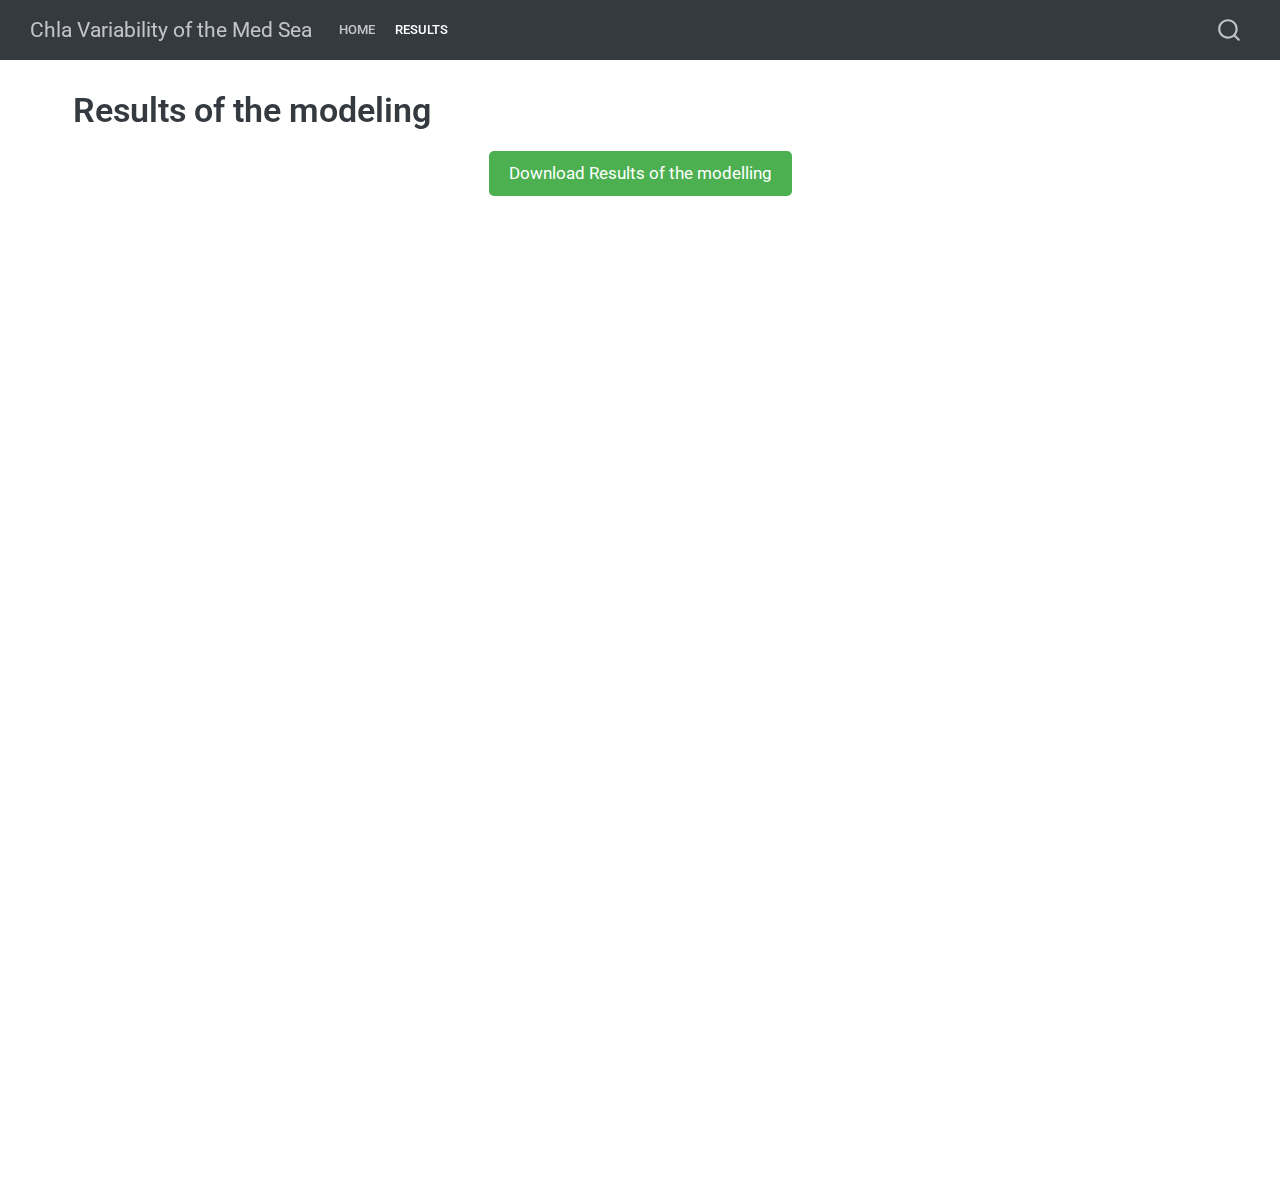
<file: docs/Results.html>
<!DOCTYPE html>
<html xmlns="http://www.w3.org/1999/xhtml" lang="en" xml:lang="en"><head>

<meta charset="utf-8">
<meta name="generator" content="quarto-1.7.31">

<meta name="viewport" content="width=device-width, initial-scale=1.0, user-scalable=yes">


<title>Results of the modeling – Chla Variability of the Med Sea</title>
<style>
code{white-space: pre-wrap;}
span.smallcaps{font-variant: small-caps;}
div.columns{display: flex; gap: min(4vw, 1.5em);}
div.column{flex: auto; overflow-x: auto;}
div.hanging-indent{margin-left: 1.5em; text-indent: -1.5em;}
ul.task-list{list-style: none;}
ul.task-list li input[type="checkbox"] {
  width: 0.8em;
  margin: 0 0.8em 0.2em -1em; /* quarto-specific, see https://github.com/quarto-dev/quarto-cli/issues/4556 */ 
  vertical-align: middle;
}
</style>


<script src="site_libs/quarto-nav/quarto-nav.js"></script>
<script src="site_libs/quarto-nav/headroom.min.js"></script>
<script src="site_libs/clipboard/clipboard.min.js"></script>
<script src="site_libs/quarto-search/autocomplete.umd.js"></script>
<script src="site_libs/quarto-search/fuse.min.js"></script>
<script src="site_libs/quarto-search/quarto-search.js"></script>
<meta name="quarto:offset" content="./">
<script src="site_libs/quarto-html/quarto.js" type="module"></script>
<script src="site_libs/quarto-html/tabsets/tabsets.js" type="module"></script>
<script src="site_libs/quarto-html/popper.min.js"></script>
<script src="site_libs/quarto-html/tippy.umd.min.js"></script>
<script src="site_libs/quarto-html/anchor.min.js"></script>
<link href="site_libs/quarto-html/tippy.css" rel="stylesheet">
<link href="site_libs/quarto-html/quarto-syntax-highlighting-e1a5c8363afafaef2c763b6775fbf3ca.css" rel="stylesheet" id="quarto-text-highlighting-styles">
<script src="site_libs/bootstrap/bootstrap.min.js"></script>
<link href="site_libs/bootstrap/bootstrap-icons.css" rel="stylesheet">
<link href="site_libs/bootstrap/bootstrap-e83117e711fad372bcb8c8022997a9a8.min.css" rel="stylesheet" append-hash="true" id="quarto-bootstrap" data-mode="light">
<script id="quarto-search-options" type="application/json">{
  "location": "navbar",
  "copy-button": false,
  "collapse-after": 3,
  "panel-placement": "end",
  "type": "overlay",
  "limit": 50,
  "keyboard-shortcut": [
    "f",
    "/",
    "s"
  ],
  "show-item-context": false,
  "language": {
    "search-no-results-text": "No results",
    "search-matching-documents-text": "matching documents",
    "search-copy-link-title": "Copy link to search",
    "search-hide-matches-text": "Hide additional matches",
    "search-more-match-text": "more match in this document",
    "search-more-matches-text": "more matches in this document",
    "search-clear-button-title": "Clear",
    "search-text-placeholder": "",
    "search-detached-cancel-button-title": "Cancel",
    "search-submit-button-title": "Submit",
    "search-label": "Search"
  }
}</script>


<link rel="stylesheet" href="styles.css">
</head>

<body class="nav-fixed quarto-light">

<div id="quarto-search-results"></div>
  <header id="quarto-header" class="headroom fixed-top">
    <nav class="navbar navbar-expand-lg " data-bs-theme="dark">
      <div class="navbar-container container-fluid">
      <div class="navbar-brand-container mx-auto">
    <a class="navbar-brand" href="./index.html">
    <span class="navbar-title">Chla Variability of the Med Sea</span>
    </a>
  </div>
            <div id="quarto-search" class="" title="Search"></div>
          <button class="navbar-toggler" type="button" data-bs-toggle="collapse" data-bs-target="#navbarCollapse" aria-controls="navbarCollapse" role="menu" aria-expanded="false" aria-label="Toggle navigation" onclick="if (window.quartoToggleHeadroom) { window.quartoToggleHeadroom(); }">
  <span class="navbar-toggler-icon"></span>
</button>
          <div class="collapse navbar-collapse" id="navbarCollapse">
            <ul class="navbar-nav navbar-nav-scroll me-auto">
  <li class="nav-item">
    <a class="nav-link" href="./index.html"> 
<span class="menu-text">Home</span></a>
  </li>  
  <li class="nav-item">
    <a class="nav-link active" href="./Results.html" aria-current="page"> 
<span class="menu-text">Results</span></a>
  </li>  
</ul>
          </div> <!-- /navcollapse -->
            <div class="quarto-navbar-tools">
</div>
      </div> <!-- /container-fluid -->
    </nav>
</header>
<!-- content -->
<div id="quarto-content" class="quarto-container page-columns page-rows-contents page-layout-full page-navbar">
<!-- sidebar -->
<!-- margin-sidebar -->
    <div id="quarto-margin-sidebar" class="sidebar margin-sidebar zindex-bottom">
        
    </div>
<!-- main -->
<main class="content column-page" id="quarto-document-content">

<header id="title-block-header" class="quarto-title-block default">
<div class="quarto-title">
<h1 class="title">Results of the modeling</h1>
</div>



<div class="quarto-title-meta column-page">

    
  
    
  </div>
  


</header>


<div style="text-align: center; margin-top: 20px;">
<button onclick="window.open('https://github.com/SigOiry/AO_Chla_GAM', '_blank');" style="padding: 10px 20px; background-color: #4CAF50; color: white; border: none; border-radius: 5px; cursor: pointer;">
Download Results of the modelling
</button>
</div>
<!-- Inline CSS to wipe out any residual body/container padding -->
<style>
  body, .quarto-page, .quarto-container {
    margin: 0;
    padding: 0;
  }
</style>
<!-- Full-width iframe holding the Shiny app -->
<iframe src="https://polychaeteapp.shinyapps.io/results/" width="100%" height="900" style="border: none; margin: 0; padding: 0;">
</iframe>



</main> <!-- /main -->
<script id="quarto-html-after-body" type="application/javascript">
  window.document.addEventListener("DOMContentLoaded", function (event) {
    const icon = "";
    const anchorJS = new window.AnchorJS();
    anchorJS.options = {
      placement: 'right',
      icon: icon
    };
    anchorJS.add('.anchored');
    const isCodeAnnotation = (el) => {
      for (const clz of el.classList) {
        if (clz.startsWith('code-annotation-')) {                     
          return true;
        }
      }
      return false;
    }
    const onCopySuccess = function(e) {
      // button target
      const button = e.trigger;
      // don't keep focus
      button.blur();
      // flash "checked"
      button.classList.add('code-copy-button-checked');
      var currentTitle = button.getAttribute("title");
      button.setAttribute("title", "Copied!");
      let tooltip;
      if (window.bootstrap) {
        button.setAttribute("data-bs-toggle", "tooltip");
        button.setAttribute("data-bs-placement", "left");
        button.setAttribute("data-bs-title", "Copied!");
        tooltip = new bootstrap.Tooltip(button, 
          { trigger: "manual", 
            customClass: "code-copy-button-tooltip",
            offset: [0, -8]});
        tooltip.show();    
      }
      setTimeout(function() {
        if (tooltip) {
          tooltip.hide();
          button.removeAttribute("data-bs-title");
          button.removeAttribute("data-bs-toggle");
          button.removeAttribute("data-bs-placement");
        }
        button.setAttribute("title", currentTitle);
        button.classList.remove('code-copy-button-checked');
      }, 1000);
      // clear code selection
      e.clearSelection();
    }
    const getTextToCopy = function(trigger) {
        const codeEl = trigger.previousElementSibling.cloneNode(true);
        for (const childEl of codeEl.children) {
          if (isCodeAnnotation(childEl)) {
            childEl.remove();
          }
        }
        return codeEl.innerText;
    }
    const clipboard = new window.ClipboardJS('.code-copy-button:not([data-in-quarto-modal])', {
      text: getTextToCopy
    });
    clipboard.on('success', onCopySuccess);
    if (window.document.getElementById('quarto-embedded-source-code-modal')) {
      const clipboardModal = new window.ClipboardJS('.code-copy-button[data-in-quarto-modal]', {
        text: getTextToCopy,
        container: window.document.getElementById('quarto-embedded-source-code-modal')
      });
      clipboardModal.on('success', onCopySuccess);
    }
      var localhostRegex = new RegExp(/^(?:http|https):\/\/localhost\:?[0-9]*\//);
      var mailtoRegex = new RegExp(/^mailto:/);
        var filterRegex = new RegExp('/' + window.location.host + '/');
      var isInternal = (href) => {
          return filterRegex.test(href) || localhostRegex.test(href) || mailtoRegex.test(href);
      }
      // Inspect non-navigation links and adorn them if external
     var links = window.document.querySelectorAll('a[href]:not(.nav-link):not(.navbar-brand):not(.toc-action):not(.sidebar-link):not(.sidebar-item-toggle):not(.pagination-link):not(.no-external):not([aria-hidden]):not(.dropdown-item):not(.quarto-navigation-tool):not(.about-link)');
      for (var i=0; i<links.length; i++) {
        const link = links[i];
        if (!isInternal(link.href)) {
          // undo the damage that might have been done by quarto-nav.js in the case of
          // links that we want to consider external
          if (link.dataset.originalHref !== undefined) {
            link.href = link.dataset.originalHref;
          }
        }
      }
    function tippyHover(el, contentFn, onTriggerFn, onUntriggerFn) {
      const config = {
        allowHTML: true,
        maxWidth: 500,
        delay: 100,
        arrow: false,
        appendTo: function(el) {
            return el.parentElement;
        },
        interactive: true,
        interactiveBorder: 10,
        theme: 'quarto',
        placement: 'bottom-start',
      };
      if (contentFn) {
        config.content = contentFn;
      }
      if (onTriggerFn) {
        config.onTrigger = onTriggerFn;
      }
      if (onUntriggerFn) {
        config.onUntrigger = onUntriggerFn;
      }
      window.tippy(el, config); 
    }
    const noterefs = window.document.querySelectorAll('a[role="doc-noteref"]');
    for (var i=0; i<noterefs.length; i++) {
      const ref = noterefs[i];
      tippyHover(ref, function() {
        // use id or data attribute instead here
        let href = ref.getAttribute('data-footnote-href') || ref.getAttribute('href');
        try { href = new URL(href).hash; } catch {}
        const id = href.replace(/^#\/?/, "");
        const note = window.document.getElementById(id);
        if (note) {
          return note.innerHTML;
        } else {
          return "";
        }
      });
    }
    const xrefs = window.document.querySelectorAll('a.quarto-xref');
    const processXRef = (id, note) => {
      // Strip column container classes
      const stripColumnClz = (el) => {
        el.classList.remove("page-full", "page-columns");
        if (el.children) {
          for (const child of el.children) {
            stripColumnClz(child);
          }
        }
      }
      stripColumnClz(note)
      if (id === null || id.startsWith('sec-')) {
        // Special case sections, only their first couple elements
        const container = document.createElement("div");
        if (note.children && note.children.length > 2) {
          container.appendChild(note.children[0].cloneNode(true));
          for (let i = 1; i < note.children.length; i++) {
            const child = note.children[i];
            if (child.tagName === "P" && child.innerText === "") {
              continue;
            } else {
              container.appendChild(child.cloneNode(true));
              break;
            }
          }
          if (window.Quarto?.typesetMath) {
            window.Quarto.typesetMath(container);
          }
          return container.innerHTML
        } else {
          if (window.Quarto?.typesetMath) {
            window.Quarto.typesetMath(note);
          }
          return note.innerHTML;
        }
      } else {
        // Remove any anchor links if they are present
        const anchorLink = note.querySelector('a.anchorjs-link');
        if (anchorLink) {
          anchorLink.remove();
        }
        if (window.Quarto?.typesetMath) {
          window.Quarto.typesetMath(note);
        }
        if (note.classList.contains("callout")) {
          return note.outerHTML;
        } else {
          return note.innerHTML;
        }
      }
    }
    for (var i=0; i<xrefs.length; i++) {
      const xref = xrefs[i];
      tippyHover(xref, undefined, function(instance) {
        instance.disable();
        let url = xref.getAttribute('href');
        let hash = undefined; 
        if (url.startsWith('#')) {
          hash = url;
        } else {
          try { hash = new URL(url).hash; } catch {}
        }
        if (hash) {
          const id = hash.replace(/^#\/?/, "");
          const note = window.document.getElementById(id);
          if (note !== null) {
            try {
              const html = processXRef(id, note.cloneNode(true));
              instance.setContent(html);
            } finally {
              instance.enable();
              instance.show();
            }
          } else {
            // See if we can fetch this
            fetch(url.split('#')[0])
            .then(res => res.text())
            .then(html => {
              const parser = new DOMParser();
              const htmlDoc = parser.parseFromString(html, "text/html");
              const note = htmlDoc.getElementById(id);
              if (note !== null) {
                const html = processXRef(id, note);
                instance.setContent(html);
              } 
            }).finally(() => {
              instance.enable();
              instance.show();
            });
          }
        } else {
          // See if we can fetch a full url (with no hash to target)
          // This is a special case and we should probably do some content thinning / targeting
          fetch(url)
          .then(res => res.text())
          .then(html => {
            const parser = new DOMParser();
            const htmlDoc = parser.parseFromString(html, "text/html");
            const note = htmlDoc.querySelector('main.content');
            if (note !== null) {
              // This should only happen for chapter cross references
              // (since there is no id in the URL)
              // remove the first header
              if (note.children.length > 0 && note.children[0].tagName === "HEADER") {
                note.children[0].remove();
              }
              const html = processXRef(null, note);
              instance.setContent(html);
            } 
          }).finally(() => {
            instance.enable();
            instance.show();
          });
        }
      }, function(instance) {
      });
    }
        let selectedAnnoteEl;
        const selectorForAnnotation = ( cell, annotation) => {
          let cellAttr = 'data-code-cell="' + cell + '"';
          let lineAttr = 'data-code-annotation="' +  annotation + '"';
          const selector = 'span[' + cellAttr + '][' + lineAttr + ']';
          return selector;
        }
        const selectCodeLines = (annoteEl) => {
          const doc = window.document;
          const targetCell = annoteEl.getAttribute("data-target-cell");
          const targetAnnotation = annoteEl.getAttribute("data-target-annotation");
          const annoteSpan = window.document.querySelector(selectorForAnnotation(targetCell, targetAnnotation));
          const lines = annoteSpan.getAttribute("data-code-lines").split(",");
          const lineIds = lines.map((line) => {
            return targetCell + "-" + line;
          })
          let top = null;
          let height = null;
          let parent = null;
          if (lineIds.length > 0) {
              //compute the position of the single el (top and bottom and make a div)
              const el = window.document.getElementById(lineIds[0]);
              top = el.offsetTop;
              height = el.offsetHeight;
              parent = el.parentElement.parentElement;
            if (lineIds.length > 1) {
              const lastEl = window.document.getElementById(lineIds[lineIds.length - 1]);
              const bottom = lastEl.offsetTop + lastEl.offsetHeight;
              height = bottom - top;
            }
            if (top !== null && height !== null && parent !== null) {
              // cook up a div (if necessary) and position it 
              let div = window.document.getElementById("code-annotation-line-highlight");
              if (div === null) {
                div = window.document.createElement("div");
                div.setAttribute("id", "code-annotation-line-highlight");
                div.style.position = 'absolute';
                parent.appendChild(div);
              }
              div.style.top = top - 2 + "px";
              div.style.height = height + 4 + "px";
              div.style.left = 0;
              let gutterDiv = window.document.getElementById("code-annotation-line-highlight-gutter");
              if (gutterDiv === null) {
                gutterDiv = window.document.createElement("div");
                gutterDiv.setAttribute("id", "code-annotation-line-highlight-gutter");
                gutterDiv.style.position = 'absolute';
                const codeCell = window.document.getElementById(targetCell);
                const gutter = codeCell.querySelector('.code-annotation-gutter');
                gutter.appendChild(gutterDiv);
              }
              gutterDiv.style.top = top - 2 + "px";
              gutterDiv.style.height = height + 4 + "px";
            }
            selectedAnnoteEl = annoteEl;
          }
        };
        const unselectCodeLines = () => {
          const elementsIds = ["code-annotation-line-highlight", "code-annotation-line-highlight-gutter"];
          elementsIds.forEach((elId) => {
            const div = window.document.getElementById(elId);
            if (div) {
              div.remove();
            }
          });
          selectedAnnoteEl = undefined;
        };
          // Handle positioning of the toggle
      window.addEventListener(
        "resize",
        throttle(() => {
          elRect = undefined;
          if (selectedAnnoteEl) {
            selectCodeLines(selectedAnnoteEl);
          }
        }, 10)
      );
      function throttle(fn, ms) {
      let throttle = false;
      let timer;
        return (...args) => {
          if(!throttle) { // first call gets through
              fn.apply(this, args);
              throttle = true;
          } else { // all the others get throttled
              if(timer) clearTimeout(timer); // cancel #2
              timer = setTimeout(() => {
                fn.apply(this, args);
                timer = throttle = false;
              }, ms);
          }
        };
      }
        // Attach click handler to the DT
        const annoteDls = window.document.querySelectorAll('dt[data-target-cell]');
        for (const annoteDlNode of annoteDls) {
          annoteDlNode.addEventListener('click', (event) => {
            const clickedEl = event.target;
            if (clickedEl !== selectedAnnoteEl) {
              unselectCodeLines();
              const activeEl = window.document.querySelector('dt[data-target-cell].code-annotation-active');
              if (activeEl) {
                activeEl.classList.remove('code-annotation-active');
              }
              selectCodeLines(clickedEl);
              clickedEl.classList.add('code-annotation-active');
            } else {
              // Unselect the line
              unselectCodeLines();
              clickedEl.classList.remove('code-annotation-active');
            }
          });
        }
    const findCites = (el) => {
      const parentEl = el.parentElement;
      if (parentEl) {
        const cites = parentEl.dataset.cites;
        if (cites) {
          return {
            el,
            cites: cites.split(' ')
          };
        } else {
          return findCites(el.parentElement)
        }
      } else {
        return undefined;
      }
    };
    var bibliorefs = window.document.querySelectorAll('a[role="doc-biblioref"]');
    for (var i=0; i<bibliorefs.length; i++) {
      const ref = bibliorefs[i];
      const citeInfo = findCites(ref);
      if (citeInfo) {
        tippyHover(citeInfo.el, function() {
          var popup = window.document.createElement('div');
          citeInfo.cites.forEach(function(cite) {
            var citeDiv = window.document.createElement('div');
            citeDiv.classList.add('hanging-indent');
            citeDiv.classList.add('csl-entry');
            var biblioDiv = window.document.getElementById('ref-' + cite);
            if (biblioDiv) {
              citeDiv.innerHTML = biblioDiv.innerHTML;
            }
            popup.appendChild(citeDiv);
          });
          return popup.innerHTML;
        });
      }
    }
  });
  </script>
</div> <!-- /content -->




</body></html>
</file>
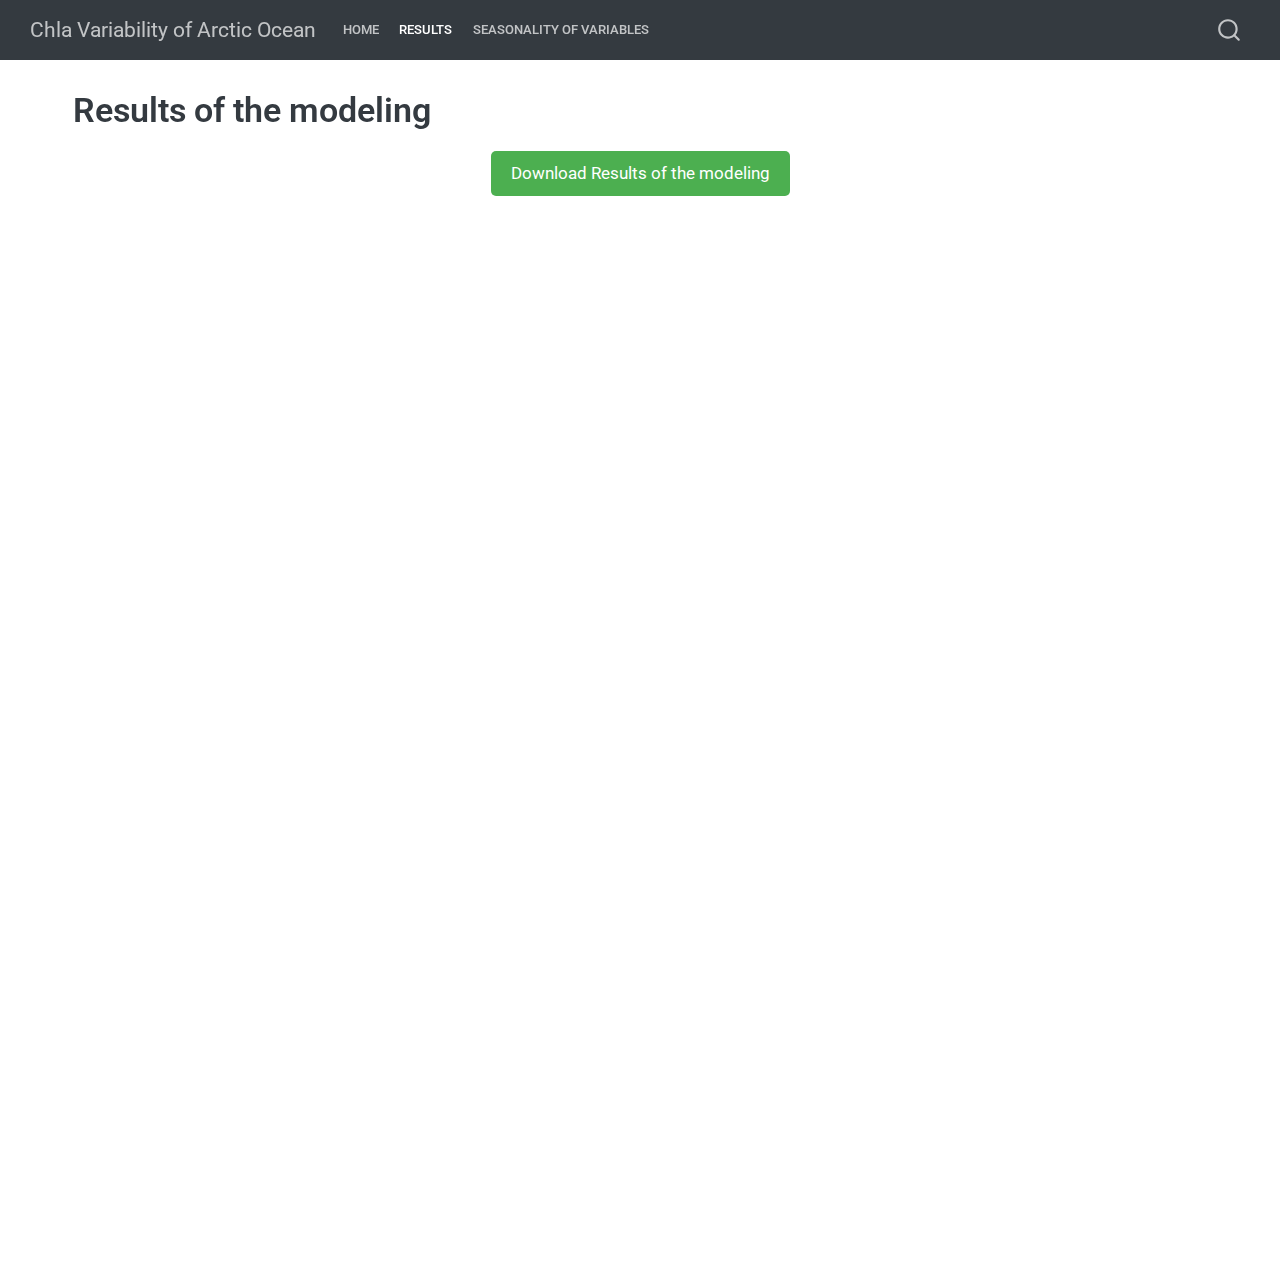
<file: docs/Results_New_Wind.html>
<!DOCTYPE html>
<html xmlns="http://www.w3.org/1999/xhtml" lang="en" xml:lang="en"><head>

<meta charset="utf-8">
<meta name="generator" content="quarto-1.6.39">

<meta name="viewport" content="width=device-width, initial-scale=1.0, user-scalable=yes">


<title>Results of the modeling – Chla Variability of Arctic Ocean</title>
<style>
code{white-space: pre-wrap;}
span.smallcaps{font-variant: small-caps;}
div.columns{display: flex; gap: min(4vw, 1.5em);}
div.column{flex: auto; overflow-x: auto;}
div.hanging-indent{margin-left: 1.5em; text-indent: -1.5em;}
ul.task-list{list-style: none;}
ul.task-list li input[type="checkbox"] {
  width: 0.8em;
  margin: 0 0.8em 0.2em -1em; /* quarto-specific, see https://github.com/quarto-dev/quarto-cli/issues/4556 */ 
  vertical-align: middle;
}
</style>


<script src="site_libs/quarto-nav/quarto-nav.js"></script>
<script src="site_libs/quarto-nav/headroom.min.js"></script>
<script src="site_libs/clipboard/clipboard.min.js"></script>
<script src="site_libs/quarto-search/autocomplete.umd.js"></script>
<script src="site_libs/quarto-search/fuse.min.js"></script>
<script src="site_libs/quarto-search/quarto-search.js"></script>
<meta name="quarto:offset" content="./">
<script src="site_libs/quarto-html/quarto.js"></script>
<script src="site_libs/quarto-html/popper.min.js"></script>
<script src="site_libs/quarto-html/tippy.umd.min.js"></script>
<script src="site_libs/quarto-html/anchor.min.js"></script>
<link href="site_libs/quarto-html/tippy.css" rel="stylesheet">
<link href="site_libs/quarto-html/quarto-syntax-highlighting-e26003cea8cd680ca0c55a263523d882.css" rel="stylesheet" id="quarto-text-highlighting-styles">
<script src="site_libs/bootstrap/bootstrap.min.js"></script>
<link href="site_libs/bootstrap/bootstrap-icons.css" rel="stylesheet">
<link href="site_libs/bootstrap/bootstrap-df479d6c4d77d0e0dfbcb5361179d7fd.min.css" rel="stylesheet" append-hash="true" id="quarto-bootstrap" data-mode="light">
<script id="quarto-search-options" type="application/json">{
  "location": "navbar",
  "copy-button": false,
  "collapse-after": 3,
  "panel-placement": "end",
  "type": "overlay",
  "limit": 50,
  "keyboard-shortcut": [
    "f",
    "/",
    "s"
  ],
  "show-item-context": false,
  "language": {
    "search-no-results-text": "No results",
    "search-matching-documents-text": "matching documents",
    "search-copy-link-title": "Copy link to search",
    "search-hide-matches-text": "Hide additional matches",
    "search-more-match-text": "more match in this document",
    "search-more-matches-text": "more matches in this document",
    "search-clear-button-title": "Clear",
    "search-text-placeholder": "",
    "search-detached-cancel-button-title": "Cancel",
    "search-submit-button-title": "Submit",
    "search-label": "Search"
  }
}</script>


<link rel="stylesheet" href="styles.css">
</head>

<body class="nav-fixed">

<div id="quarto-search-results"></div>
  <header id="quarto-header" class="headroom fixed-top">
    <nav class="navbar navbar-expand-lg " data-bs-theme="dark">
      <div class="navbar-container container-fluid">
      <div class="navbar-brand-container mx-auto">
    <a class="navbar-brand" href="./index.html">
    <span class="navbar-title">Chla Variability of Arctic Ocean</span>
    </a>
  </div>
            <div id="quarto-search" class="" title="Search"></div>
          <button class="navbar-toggler" type="button" data-bs-toggle="collapse" data-bs-target="#navbarCollapse" aria-controls="navbarCollapse" role="menu" aria-expanded="false" aria-label="Toggle navigation" onclick="if (window.quartoToggleHeadroom) { window.quartoToggleHeadroom(); }">
  <span class="navbar-toggler-icon"></span>
</button>
          <div class="collapse navbar-collapse" id="navbarCollapse">
            <ul class="navbar-nav navbar-nav-scroll me-auto">
  <li class="nav-item">
    <a class="nav-link" href="./index.html"> 
<span class="menu-text">Home</span></a>
  </li>  
  <li class="nav-item">
    <a class="nav-link active" href="./Results_New_Wind.html" aria-current="page"> 
<span class="menu-text">Results</span></a>
  </li>  
  <li class="nav-item">
    <a class="nav-link" href="./Seasonality_of_variables.html"> 
<span class="menu-text">Seasonality of variables</span></a>
  </li>  
</ul>
          </div> <!-- /navcollapse -->
            <div class="quarto-navbar-tools">
</div>
      </div> <!-- /container-fluid -->
    </nav>
</header>
<!-- content -->
<div id="quarto-content" class="quarto-container page-columns page-rows-contents page-layout-full page-navbar">
<!-- sidebar -->
<!-- margin-sidebar -->
    <div id="quarto-margin-sidebar" class="sidebar margin-sidebar zindex-bottom">
        
    </div>
<!-- main -->
<main class="content column-page" id="quarto-document-content">

<header id="title-block-header" class="quarto-title-block default">
<div class="quarto-title">
<h1 class="title">Results of the modeling</h1>
</div>



<div class="quarto-title-meta column-page">

    
  
    
  </div>
  


</header>


<div style="text-align: center; margin-top: 20px;">
<button onclick="window.open('https://github.com/SigOiry/AO_Chla_GAM/raw/refs/heads/main/output.zip', '_blank');" style="padding: 10px 20px; background-color: #4CAF50; color: white; border: none; border-radius: 5px; cursor: pointer;">
Download Results of the modeling
</button>
</div>
<!-- Inline CSS to wipe out any residual body/container padding -->
<style>
  body, .quarto-page, .quarto-container {
    margin: 0;
    padding: 0;
  }
</style>
<!-- Full-width iframe holding the Shiny app -->
<iframe src="https://polychaeteapp.shinyapps.io/results/" width="100%" height="1000" style="border: none; margin: 0; padding: 0;">
</iframe>



</main> <!-- /main -->
<script id="quarto-html-after-body" type="application/javascript">
window.document.addEventListener("DOMContentLoaded", function (event) {
  const toggleBodyColorMode = (bsSheetEl) => {
    const mode = bsSheetEl.getAttribute("data-mode");
    const bodyEl = window.document.querySelector("body");
    if (mode === "dark") {
      bodyEl.classList.add("quarto-dark");
      bodyEl.classList.remove("quarto-light");
    } else {
      bodyEl.classList.add("quarto-light");
      bodyEl.classList.remove("quarto-dark");
    }
  }
  const toggleBodyColorPrimary = () => {
    const bsSheetEl = window.document.querySelector("link#quarto-bootstrap");
    if (bsSheetEl) {
      toggleBodyColorMode(bsSheetEl);
    }
  }
  toggleBodyColorPrimary();  
  const icon = "";
  const anchorJS = new window.AnchorJS();
  anchorJS.options = {
    placement: 'right',
    icon: icon
  };
  anchorJS.add('.anchored');
  const isCodeAnnotation = (el) => {
    for (const clz of el.classList) {
      if (clz.startsWith('code-annotation-')) {                     
        return true;
      }
    }
    return false;
  }
  const onCopySuccess = function(e) {
    // button target
    const button = e.trigger;
    // don't keep focus
    button.blur();
    // flash "checked"
    button.classList.add('code-copy-button-checked');
    var currentTitle = button.getAttribute("title");
    button.setAttribute("title", "Copied!");
    let tooltip;
    if (window.bootstrap) {
      button.setAttribute("data-bs-toggle", "tooltip");
      button.setAttribute("data-bs-placement", "left");
      button.setAttribute("data-bs-title", "Copied!");
      tooltip = new bootstrap.Tooltip(button, 
        { trigger: "manual", 
          customClass: "code-copy-button-tooltip",
          offset: [0, -8]});
      tooltip.show();    
    }
    setTimeout(function() {
      if (tooltip) {
        tooltip.hide();
        button.removeAttribute("data-bs-title");
        button.removeAttribute("data-bs-toggle");
        button.removeAttribute("data-bs-placement");
      }
      button.setAttribute("title", currentTitle);
      button.classList.remove('code-copy-button-checked');
    }, 1000);
    // clear code selection
    e.clearSelection();
  }
  const getTextToCopy = function(trigger) {
      const codeEl = trigger.previousElementSibling.cloneNode(true);
      for (const childEl of codeEl.children) {
        if (isCodeAnnotation(childEl)) {
          childEl.remove();
        }
      }
      return codeEl.innerText;
  }
  const clipboard = new window.ClipboardJS('.code-copy-button:not([data-in-quarto-modal])', {
    text: getTextToCopy
  });
  clipboard.on('success', onCopySuccess);
  if (window.document.getElementById('quarto-embedded-source-code-modal')) {
    const clipboardModal = new window.ClipboardJS('.code-copy-button[data-in-quarto-modal]', {
      text: getTextToCopy,
      container: window.document.getElementById('quarto-embedded-source-code-modal')
    });
    clipboardModal.on('success', onCopySuccess);
  }
    var localhostRegex = new RegExp(/^(?:http|https):\/\/localhost\:?[0-9]*\//);
    var mailtoRegex = new RegExp(/^mailto:/);
      var filterRegex = new RegExp('/' + window.location.host + '/');
    var isInternal = (href) => {
        return filterRegex.test(href) || localhostRegex.test(href) || mailtoRegex.test(href);
    }
    // Inspect non-navigation links and adorn them if external
 	var links = window.document.querySelectorAll('a[href]:not(.nav-link):not(.navbar-brand):not(.toc-action):not(.sidebar-link):not(.sidebar-item-toggle):not(.pagination-link):not(.no-external):not([aria-hidden]):not(.dropdown-item):not(.quarto-navigation-tool):not(.about-link)');
    for (var i=0; i<links.length; i++) {
      const link = links[i];
      if (!isInternal(link.href)) {
        // undo the damage that might have been done by quarto-nav.js in the case of
        // links that we want to consider external
        if (link.dataset.originalHref !== undefined) {
          link.href = link.dataset.originalHref;
        }
      }
    }
  function tippyHover(el, contentFn, onTriggerFn, onUntriggerFn) {
    const config = {
      allowHTML: true,
      maxWidth: 500,
      delay: 100,
      arrow: false,
      appendTo: function(el) {
          return el.parentElement;
      },
      interactive: true,
      interactiveBorder: 10,
      theme: 'quarto',
      placement: 'bottom-start',
    };
    if (contentFn) {
      config.content = contentFn;
    }
    if (onTriggerFn) {
      config.onTrigger = onTriggerFn;
    }
    if (onUntriggerFn) {
      config.onUntrigger = onUntriggerFn;
    }
    window.tippy(el, config); 
  }
  const noterefs = window.document.querySelectorAll('a[role="doc-noteref"]');
  for (var i=0; i<noterefs.length; i++) {
    const ref = noterefs[i];
    tippyHover(ref, function() {
      // use id or data attribute instead here
      let href = ref.getAttribute('data-footnote-href') || ref.getAttribute('href');
      try { href = new URL(href).hash; } catch {}
      const id = href.replace(/^#\/?/, "");
      const note = window.document.getElementById(id);
      if (note) {
        return note.innerHTML;
      } else {
        return "";
      }
    });
  }
  const xrefs = window.document.querySelectorAll('a.quarto-xref');
  const processXRef = (id, note) => {
    // Strip column container classes
    const stripColumnClz = (el) => {
      el.classList.remove("page-full", "page-columns");
      if (el.children) {
        for (const child of el.children) {
          stripColumnClz(child);
        }
      }
    }
    stripColumnClz(note)
    if (id === null || id.startsWith('sec-')) {
      // Special case sections, only their first couple elements
      const container = document.createElement("div");
      if (note.children && note.children.length > 2) {
        container.appendChild(note.children[0].cloneNode(true));
        for (let i = 1; i < note.children.length; i++) {
          const child = note.children[i];
          if (child.tagName === "P" && child.innerText === "") {
            continue;
          } else {
            container.appendChild(child.cloneNode(true));
            break;
          }
        }
        if (window.Quarto?.typesetMath) {
          window.Quarto.typesetMath(container);
        }
        return container.innerHTML
      } else {
        if (window.Quarto?.typesetMath) {
          window.Quarto.typesetMath(note);
        }
        return note.innerHTML;
      }
    } else {
      // Remove any anchor links if they are present
      const anchorLink = note.querySelector('a.anchorjs-link');
      if (anchorLink) {
        anchorLink.remove();
      }
      if (window.Quarto?.typesetMath) {
        window.Quarto.typesetMath(note);
      }
      if (note.classList.contains("callout")) {
        return note.outerHTML;
      } else {
        return note.innerHTML;
      }
    }
  }
  for (var i=0; i<xrefs.length; i++) {
    const xref = xrefs[i];
    tippyHover(xref, undefined, function(instance) {
      instance.disable();
      let url = xref.getAttribute('href');
      let hash = undefined; 
      if (url.startsWith('#')) {
        hash = url;
      } else {
        try { hash = new URL(url).hash; } catch {}
      }
      if (hash) {
        const id = hash.replace(/^#\/?/, "");
        const note = window.document.getElementById(id);
        if (note !== null) {
          try {
            const html = processXRef(id, note.cloneNode(true));
            instance.setContent(html);
          } finally {
            instance.enable();
            instance.show();
          }
        } else {
          // See if we can fetch this
          fetch(url.split('#')[0])
          .then(res => res.text())
          .then(html => {
            const parser = new DOMParser();
            const htmlDoc = parser.parseFromString(html, "text/html");
            const note = htmlDoc.getElementById(id);
            if (note !== null) {
              const html = processXRef(id, note);
              instance.setContent(html);
            } 
          }).finally(() => {
            instance.enable();
            instance.show();
          });
        }
      } else {
        // See if we can fetch a full url (with no hash to target)
        // This is a special case and we should probably do some content thinning / targeting
        fetch(url)
        .then(res => res.text())
        .then(html => {
          const parser = new DOMParser();
          const htmlDoc = parser.parseFromString(html, "text/html");
          const note = htmlDoc.querySelector('main.content');
          if (note !== null) {
            // This should only happen for chapter cross references
            // (since there is no id in the URL)
            // remove the first header
            if (note.children.length > 0 && note.children[0].tagName === "HEADER") {
              note.children[0].remove();
            }
            const html = processXRef(null, note);
            instance.setContent(html);
          } 
        }).finally(() => {
          instance.enable();
          instance.show();
        });
      }
    }, function(instance) {
    });
  }
      let selectedAnnoteEl;
      const selectorForAnnotation = ( cell, annotation) => {
        let cellAttr = 'data-code-cell="' + cell + '"';
        let lineAttr = 'data-code-annotation="' +  annotation + '"';
        const selector = 'span[' + cellAttr + '][' + lineAttr + ']';
        return selector;
      }
      const selectCodeLines = (annoteEl) => {
        const doc = window.document;
        const targetCell = annoteEl.getAttribute("data-target-cell");
        const targetAnnotation = annoteEl.getAttribute("data-target-annotation");
        const annoteSpan = window.document.querySelector(selectorForAnnotation(targetCell, targetAnnotation));
        const lines = annoteSpan.getAttribute("data-code-lines").split(",");
        const lineIds = lines.map((line) => {
          return targetCell + "-" + line;
        })
        let top = null;
        let height = null;
        let parent = null;
        if (lineIds.length > 0) {
            //compute the position of the single el (top and bottom and make a div)
            const el = window.document.getElementById(lineIds[0]);
            top = el.offsetTop;
            height = el.offsetHeight;
            parent = el.parentElement.parentElement;
          if (lineIds.length > 1) {
            const lastEl = window.document.getElementById(lineIds[lineIds.length - 1]);
            const bottom = lastEl.offsetTop + lastEl.offsetHeight;
            height = bottom - top;
          }
          if (top !== null && height !== null && parent !== null) {
            // cook up a div (if necessary) and position it 
            let div = window.document.getElementById("code-annotation-line-highlight");
            if (div === null) {
              div = window.document.createElement("div");
              div.setAttribute("id", "code-annotation-line-highlight");
              div.style.position = 'absolute';
              parent.appendChild(div);
            }
            div.style.top = top - 2 + "px";
            div.style.height = height + 4 + "px";
            div.style.left = 0;
            let gutterDiv = window.document.getElementById("code-annotation-line-highlight-gutter");
            if (gutterDiv === null) {
              gutterDiv = window.document.createElement("div");
              gutterDiv.setAttribute("id", "code-annotation-line-highlight-gutter");
              gutterDiv.style.position = 'absolute';
              const codeCell = window.document.getElementById(targetCell);
              const gutter = codeCell.querySelector('.code-annotation-gutter');
              gutter.appendChild(gutterDiv);
            }
            gutterDiv.style.top = top - 2 + "px";
            gutterDiv.style.height = height + 4 + "px";
          }
          selectedAnnoteEl = annoteEl;
        }
      };
      const unselectCodeLines = () => {
        const elementsIds = ["code-annotation-line-highlight", "code-annotation-line-highlight-gutter"];
        elementsIds.forEach((elId) => {
          const div = window.document.getElementById(elId);
          if (div) {
            div.remove();
          }
        });
        selectedAnnoteEl = undefined;
      };
        // Handle positioning of the toggle
    window.addEventListener(
      "resize",
      throttle(() => {
        elRect = undefined;
        if (selectedAnnoteEl) {
          selectCodeLines(selectedAnnoteEl);
        }
      }, 10)
    );
    function throttle(fn, ms) {
    let throttle = false;
    let timer;
      return (...args) => {
        if(!throttle) { // first call gets through
            fn.apply(this, args);
            throttle = true;
        } else { // all the others get throttled
            if(timer) clearTimeout(timer); // cancel #2
            timer = setTimeout(() => {
              fn.apply(this, args);
              timer = throttle = false;
            }, ms);
        }
      };
    }
      // Attach click handler to the DT
      const annoteDls = window.document.querySelectorAll('dt[data-target-cell]');
      for (const annoteDlNode of annoteDls) {
        annoteDlNode.addEventListener('click', (event) => {
          const clickedEl = event.target;
          if (clickedEl !== selectedAnnoteEl) {
            unselectCodeLines();
            const activeEl = window.document.querySelector('dt[data-target-cell].code-annotation-active');
            if (activeEl) {
              activeEl.classList.remove('code-annotation-active');
            }
            selectCodeLines(clickedEl);
            clickedEl.classList.add('code-annotation-active');
          } else {
            // Unselect the line
            unselectCodeLines();
            clickedEl.classList.remove('code-annotation-active');
          }
        });
      }
  const findCites = (el) => {
    const parentEl = el.parentElement;
    if (parentEl) {
      const cites = parentEl.dataset.cites;
      if (cites) {
        return {
          el,
          cites: cites.split(' ')
        };
      } else {
        return findCites(el.parentElement)
      }
    } else {
      return undefined;
    }
  };
  var bibliorefs = window.document.querySelectorAll('a[role="doc-biblioref"]');
  for (var i=0; i<bibliorefs.length; i++) {
    const ref = bibliorefs[i];
    const citeInfo = findCites(ref);
    if (citeInfo) {
      tippyHover(citeInfo.el, function() {
        var popup = window.document.createElement('div');
        citeInfo.cites.forEach(function(cite) {
          var citeDiv = window.document.createElement('div');
          citeDiv.classList.add('hanging-indent');
          citeDiv.classList.add('csl-entry');
          var biblioDiv = window.document.getElementById('ref-' + cite);
          if (biblioDiv) {
            citeDiv.innerHTML = biblioDiv.innerHTML;
          }
          popup.appendChild(citeDiv);
        });
        return popup.innerHTML;
      });
    }
  }
});
</script>
</div> <!-- /content -->




</body></html>
</file>
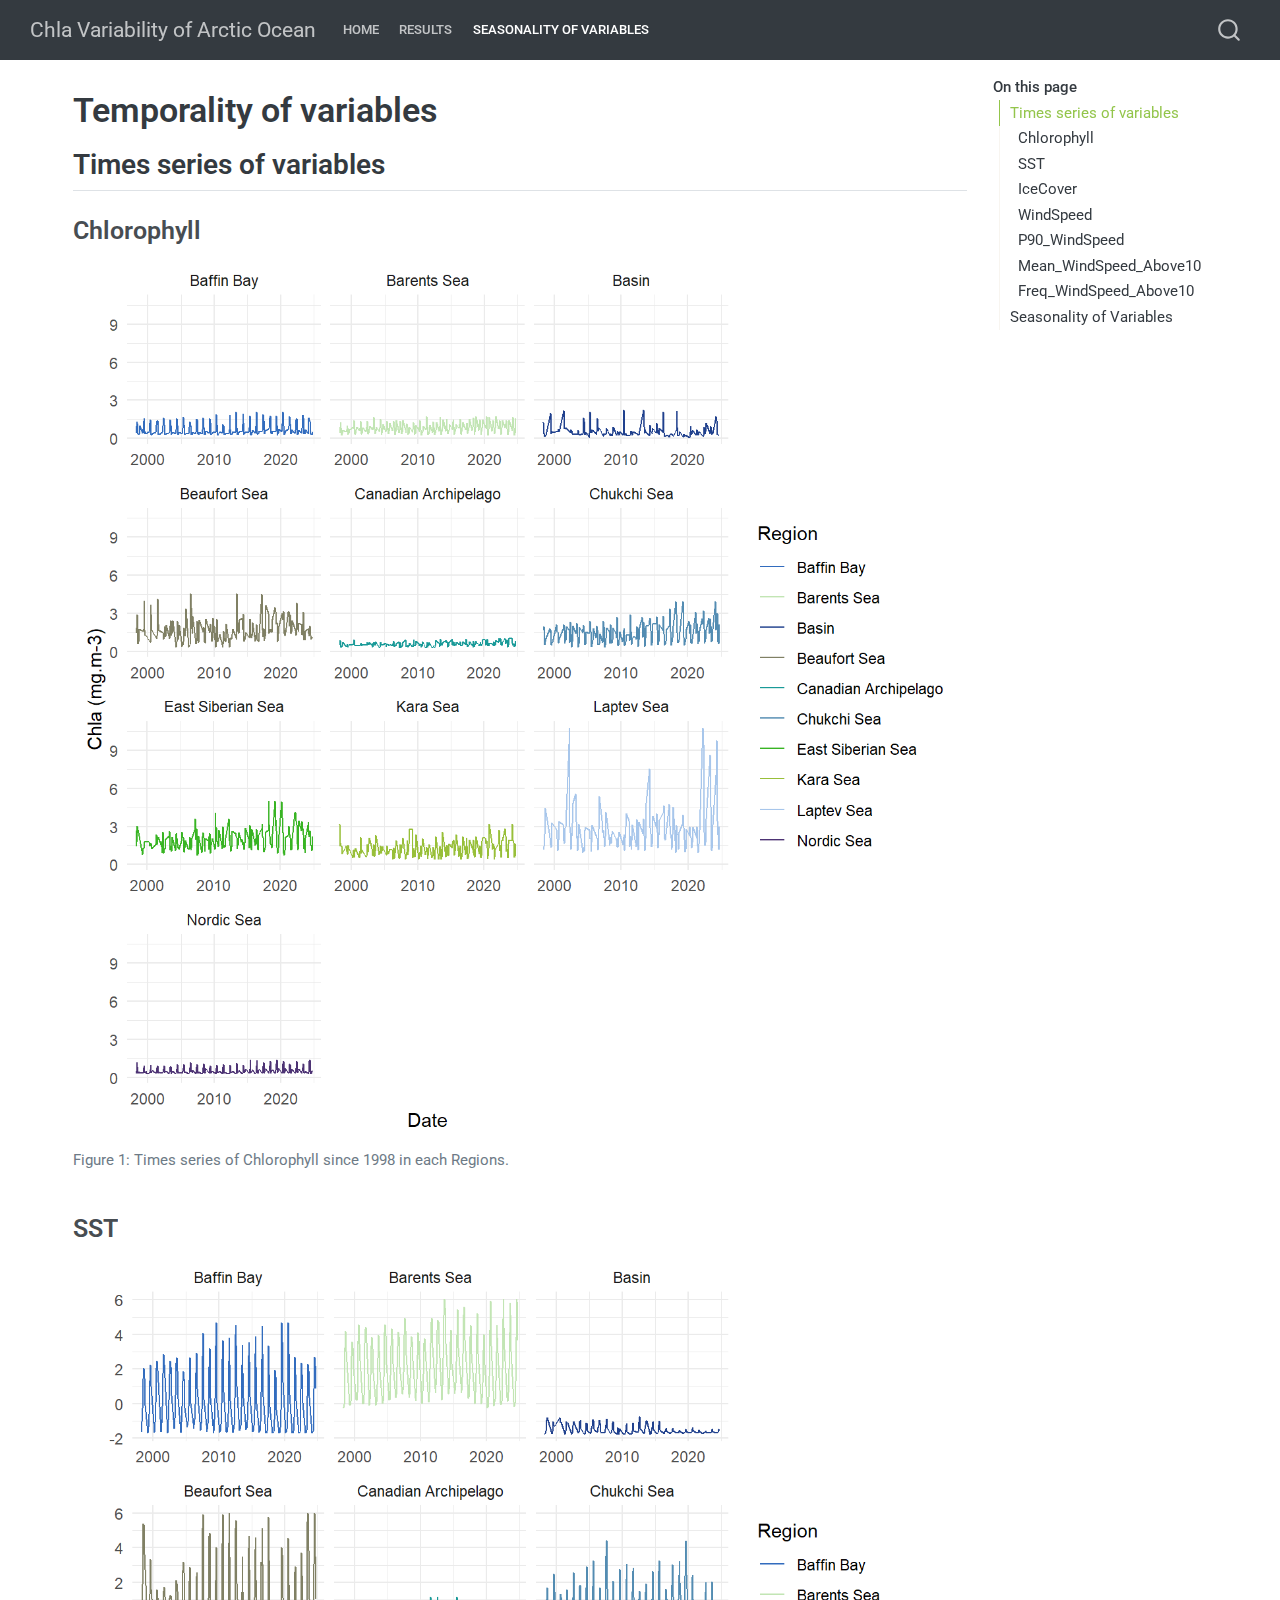
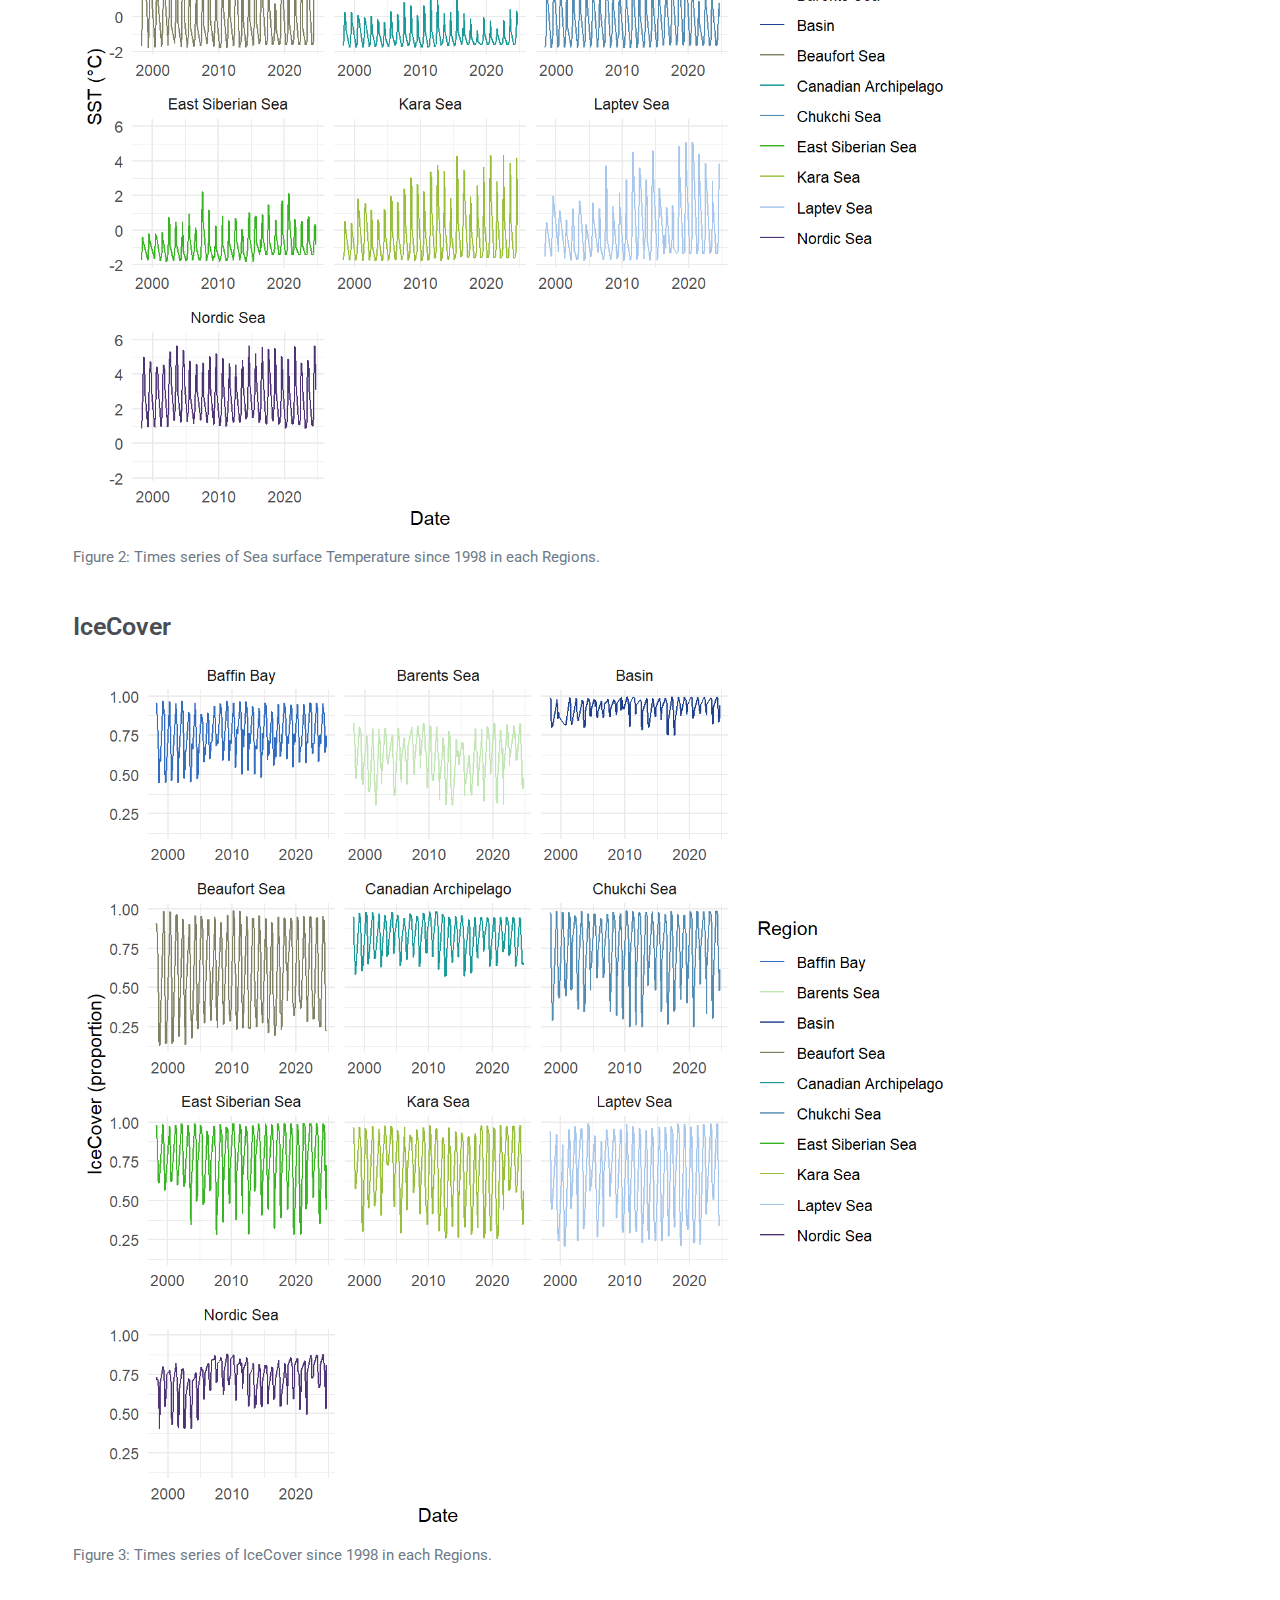
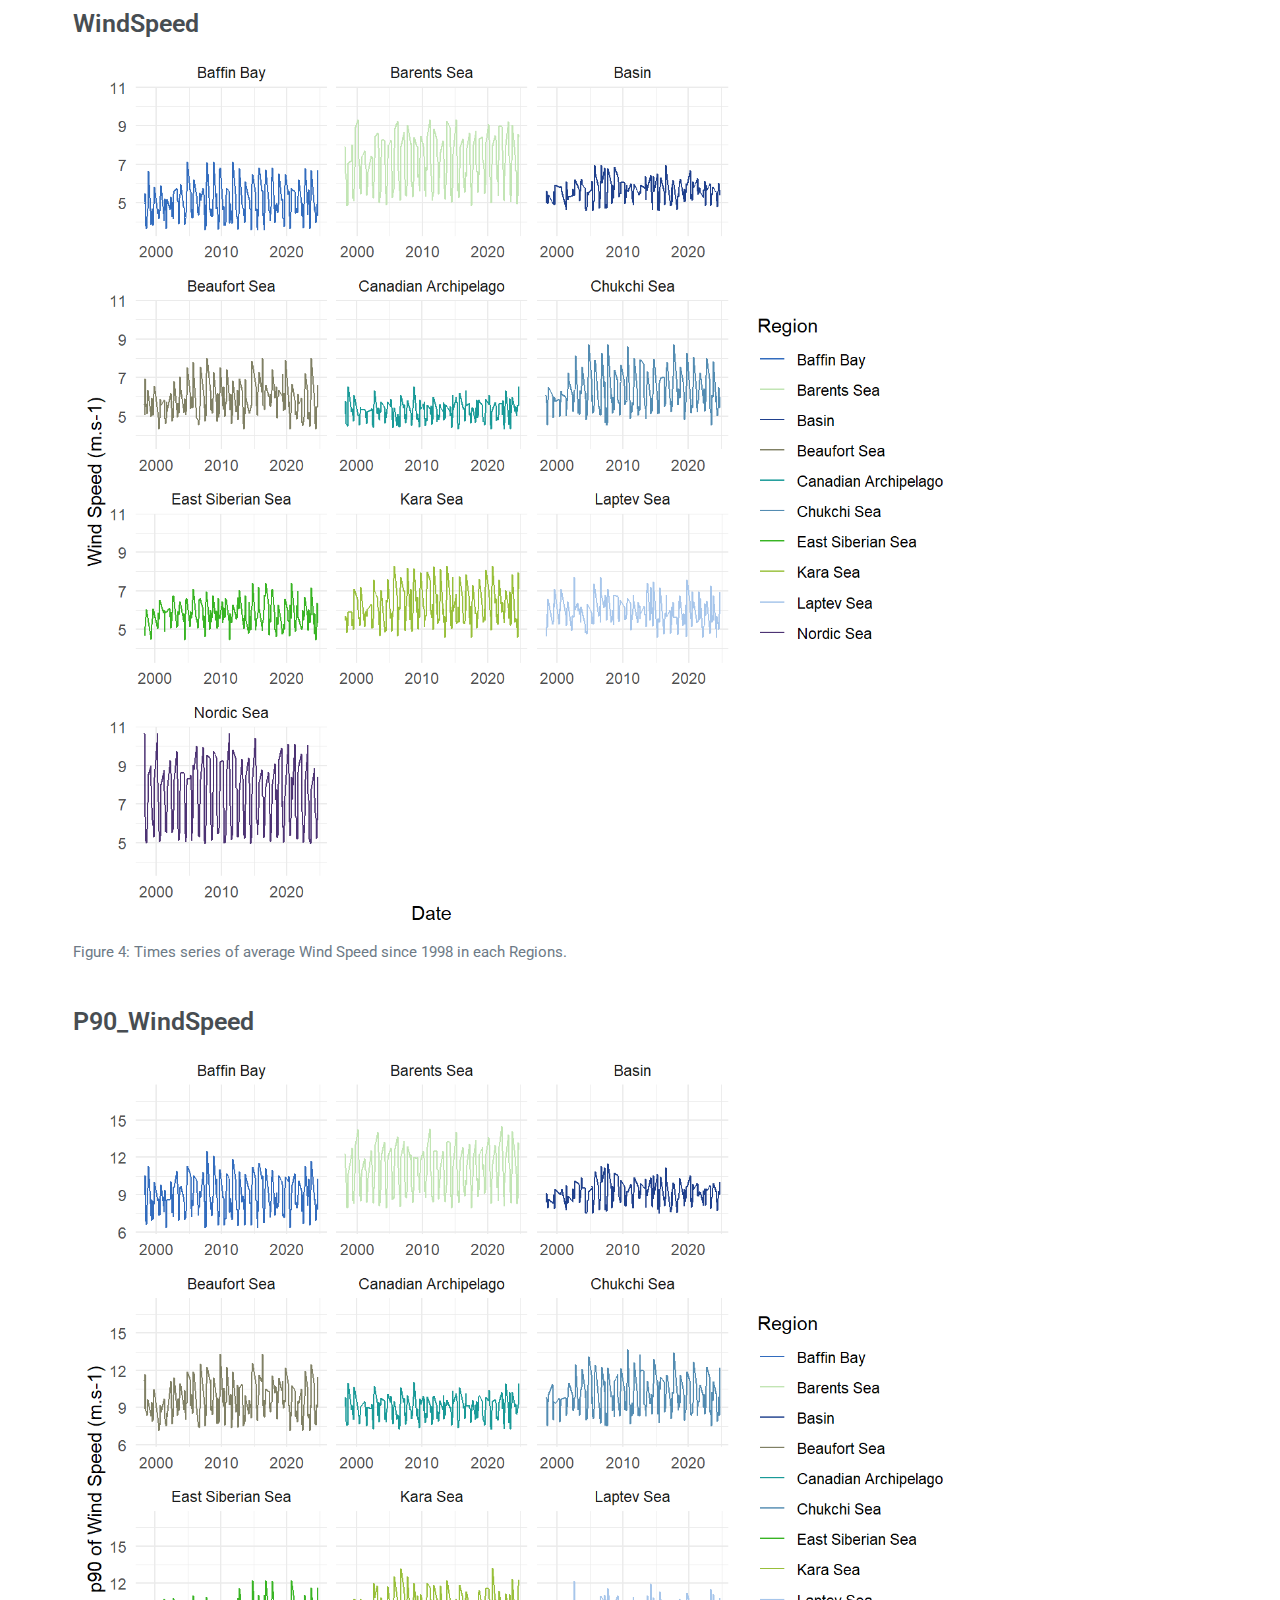
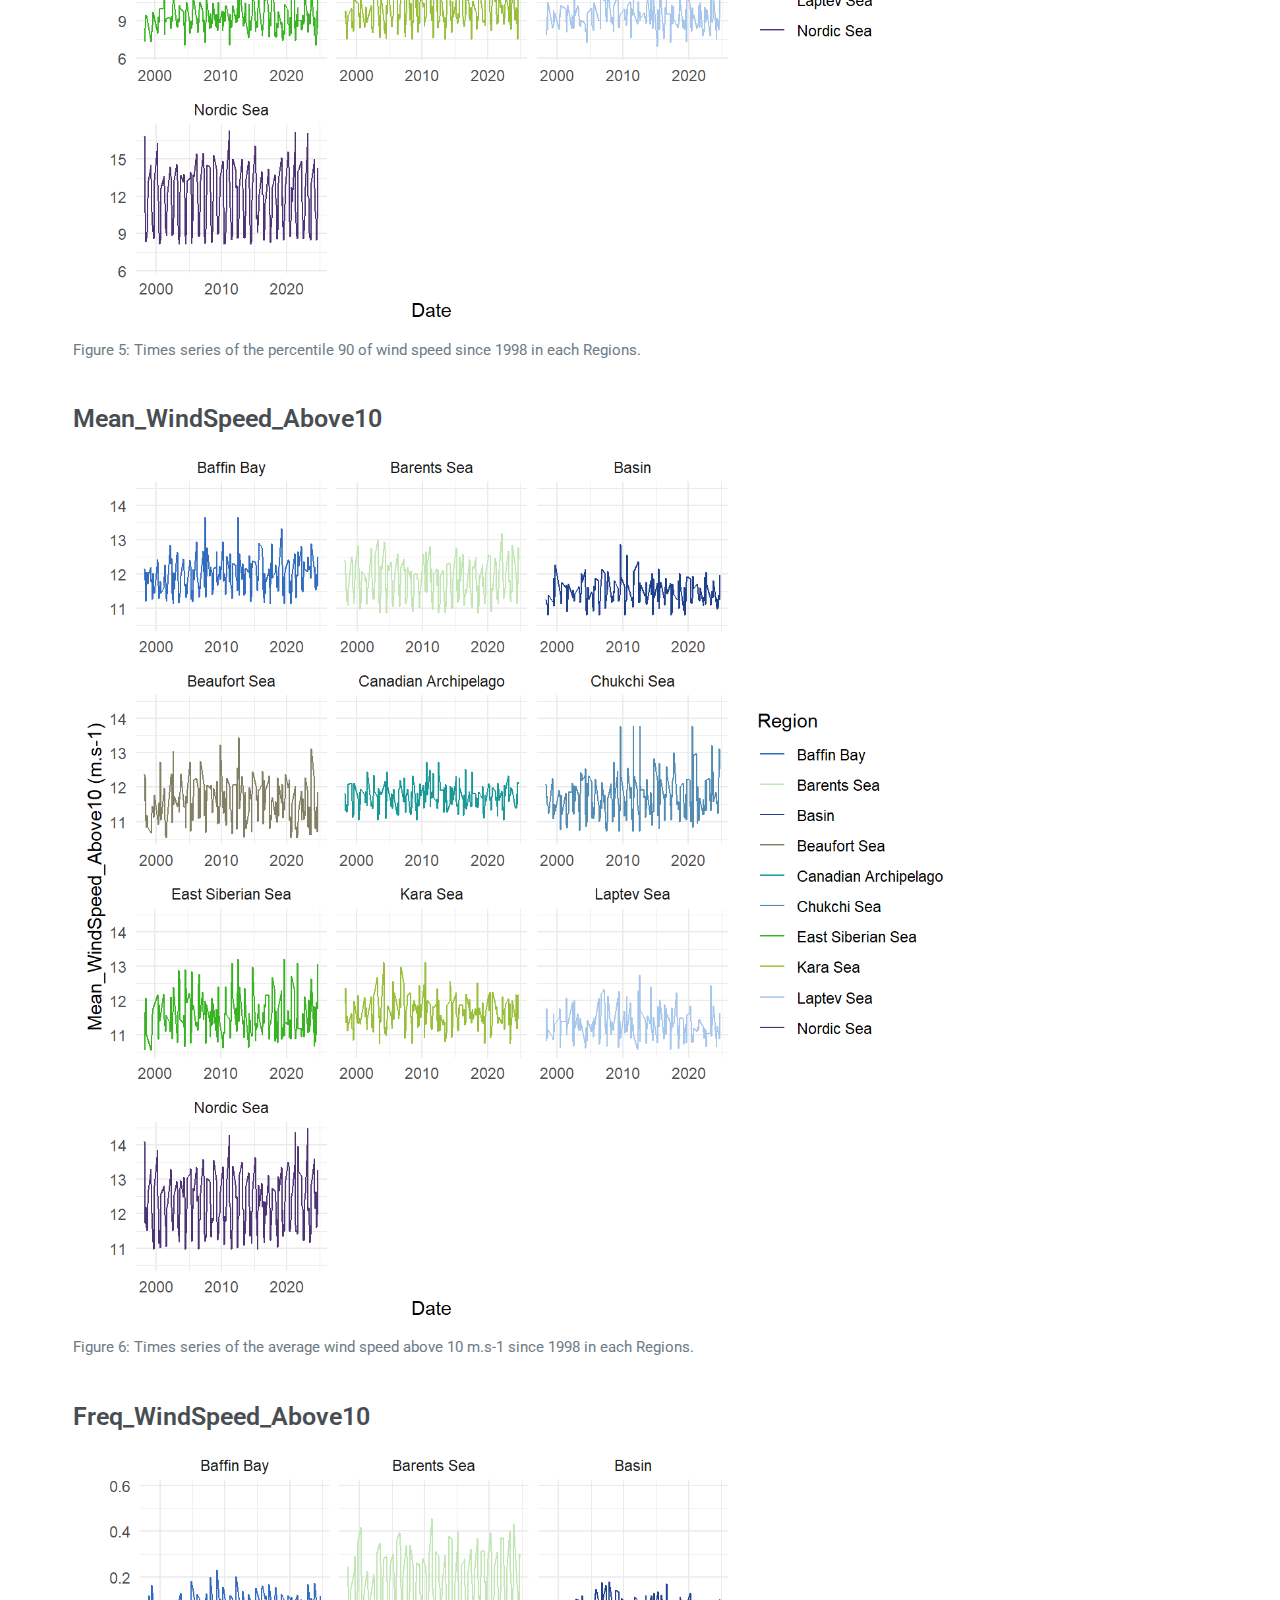
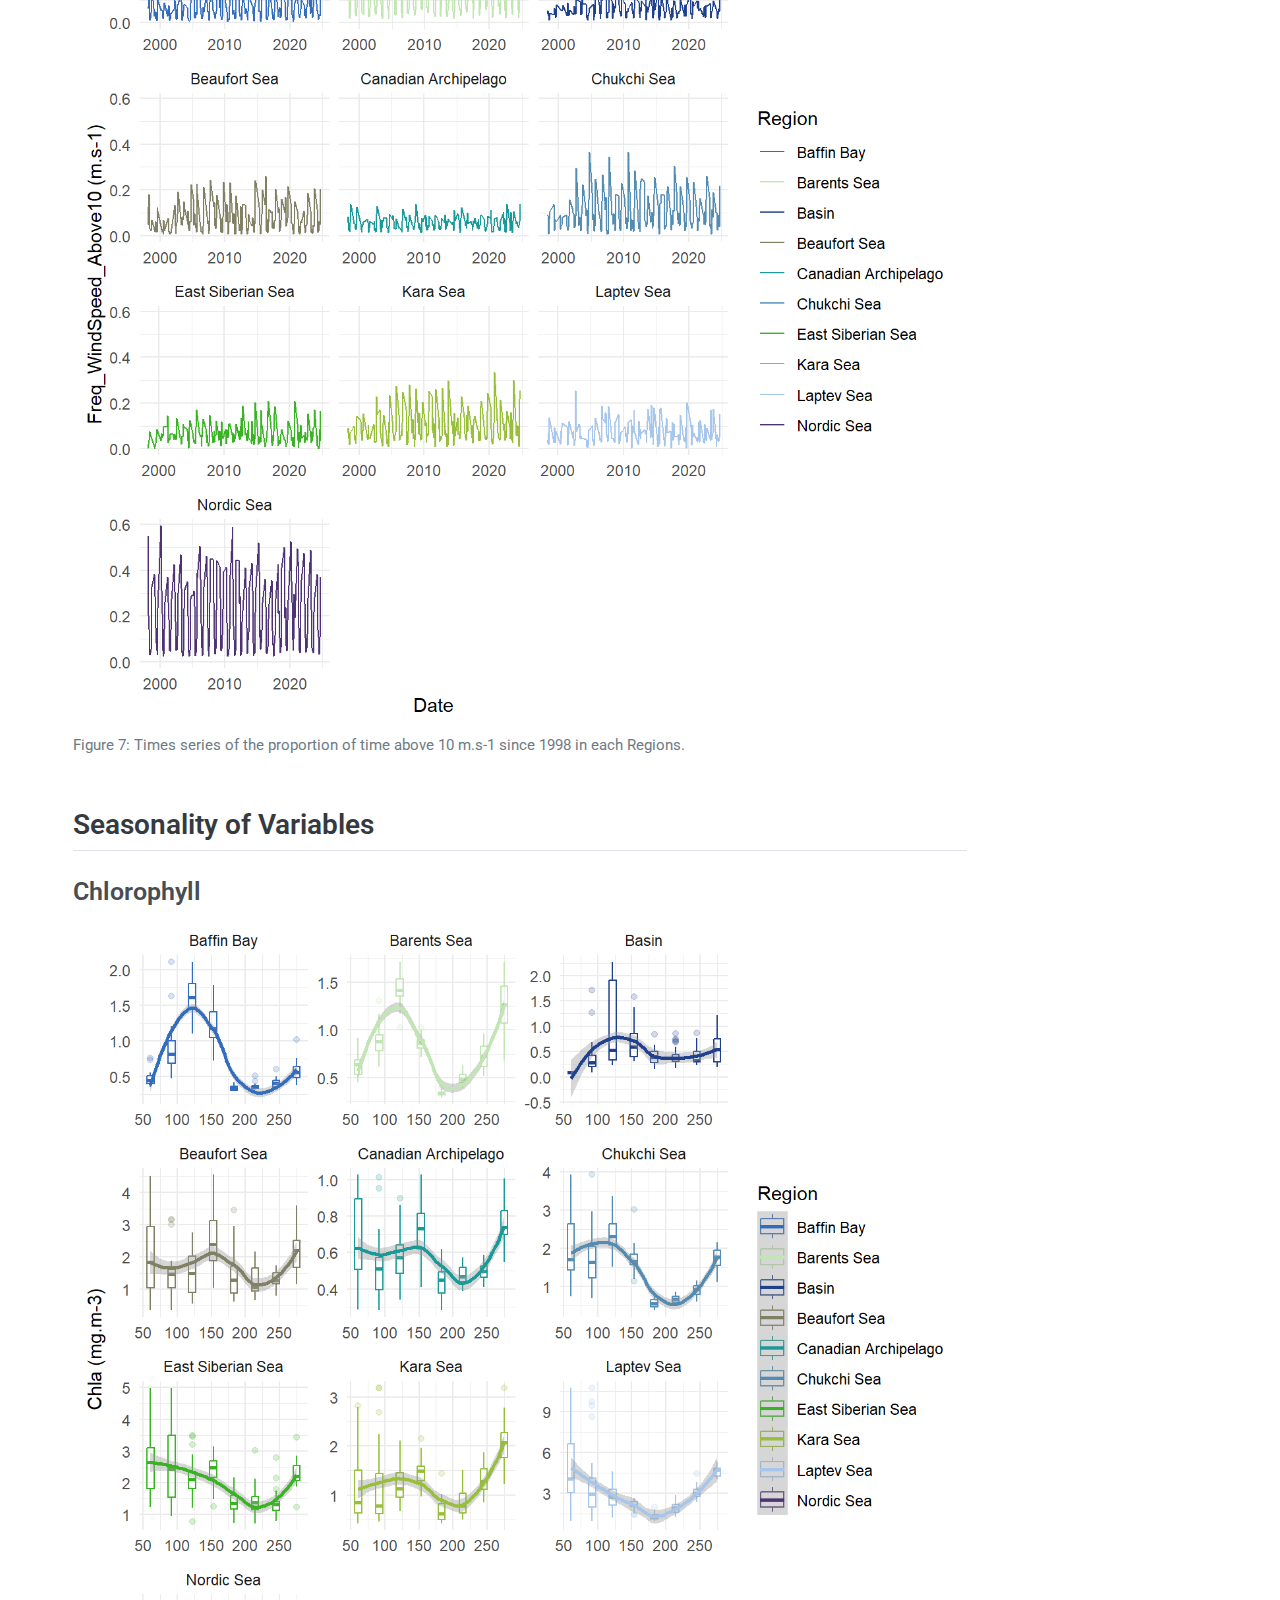
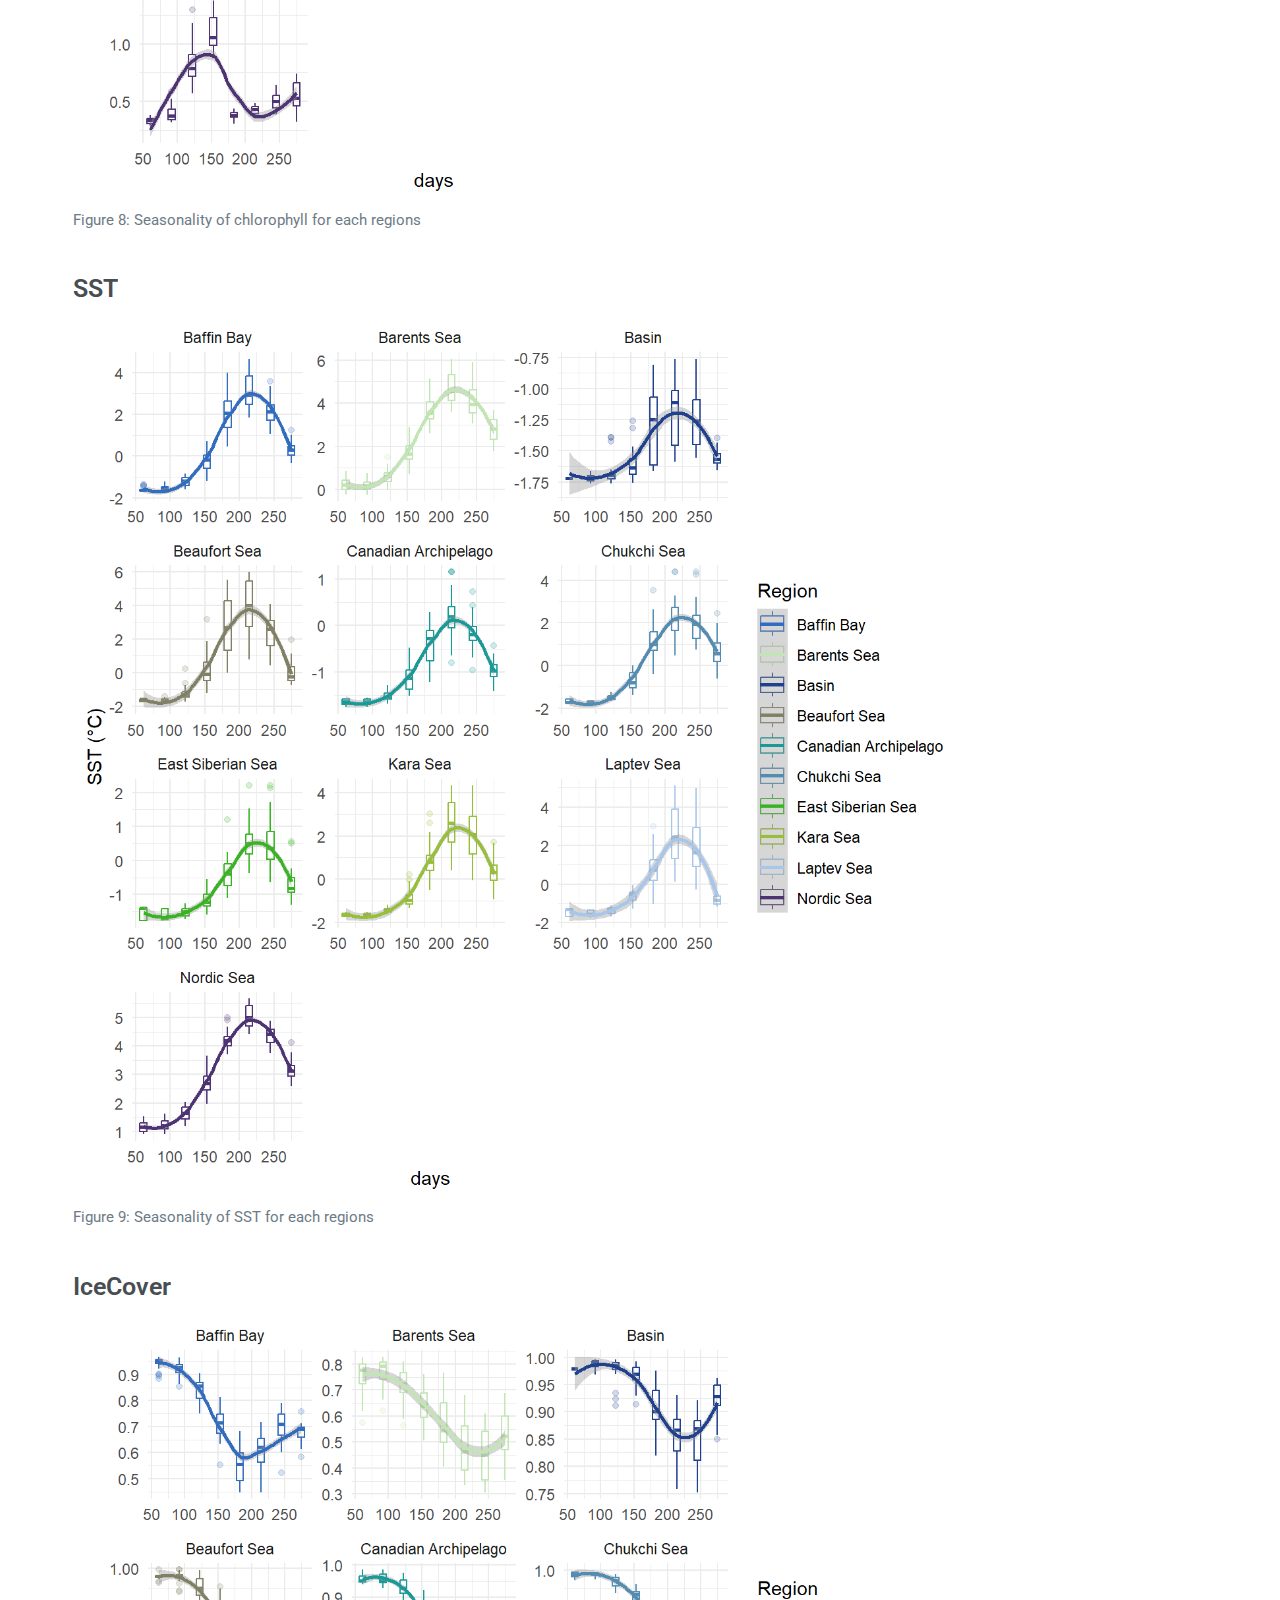
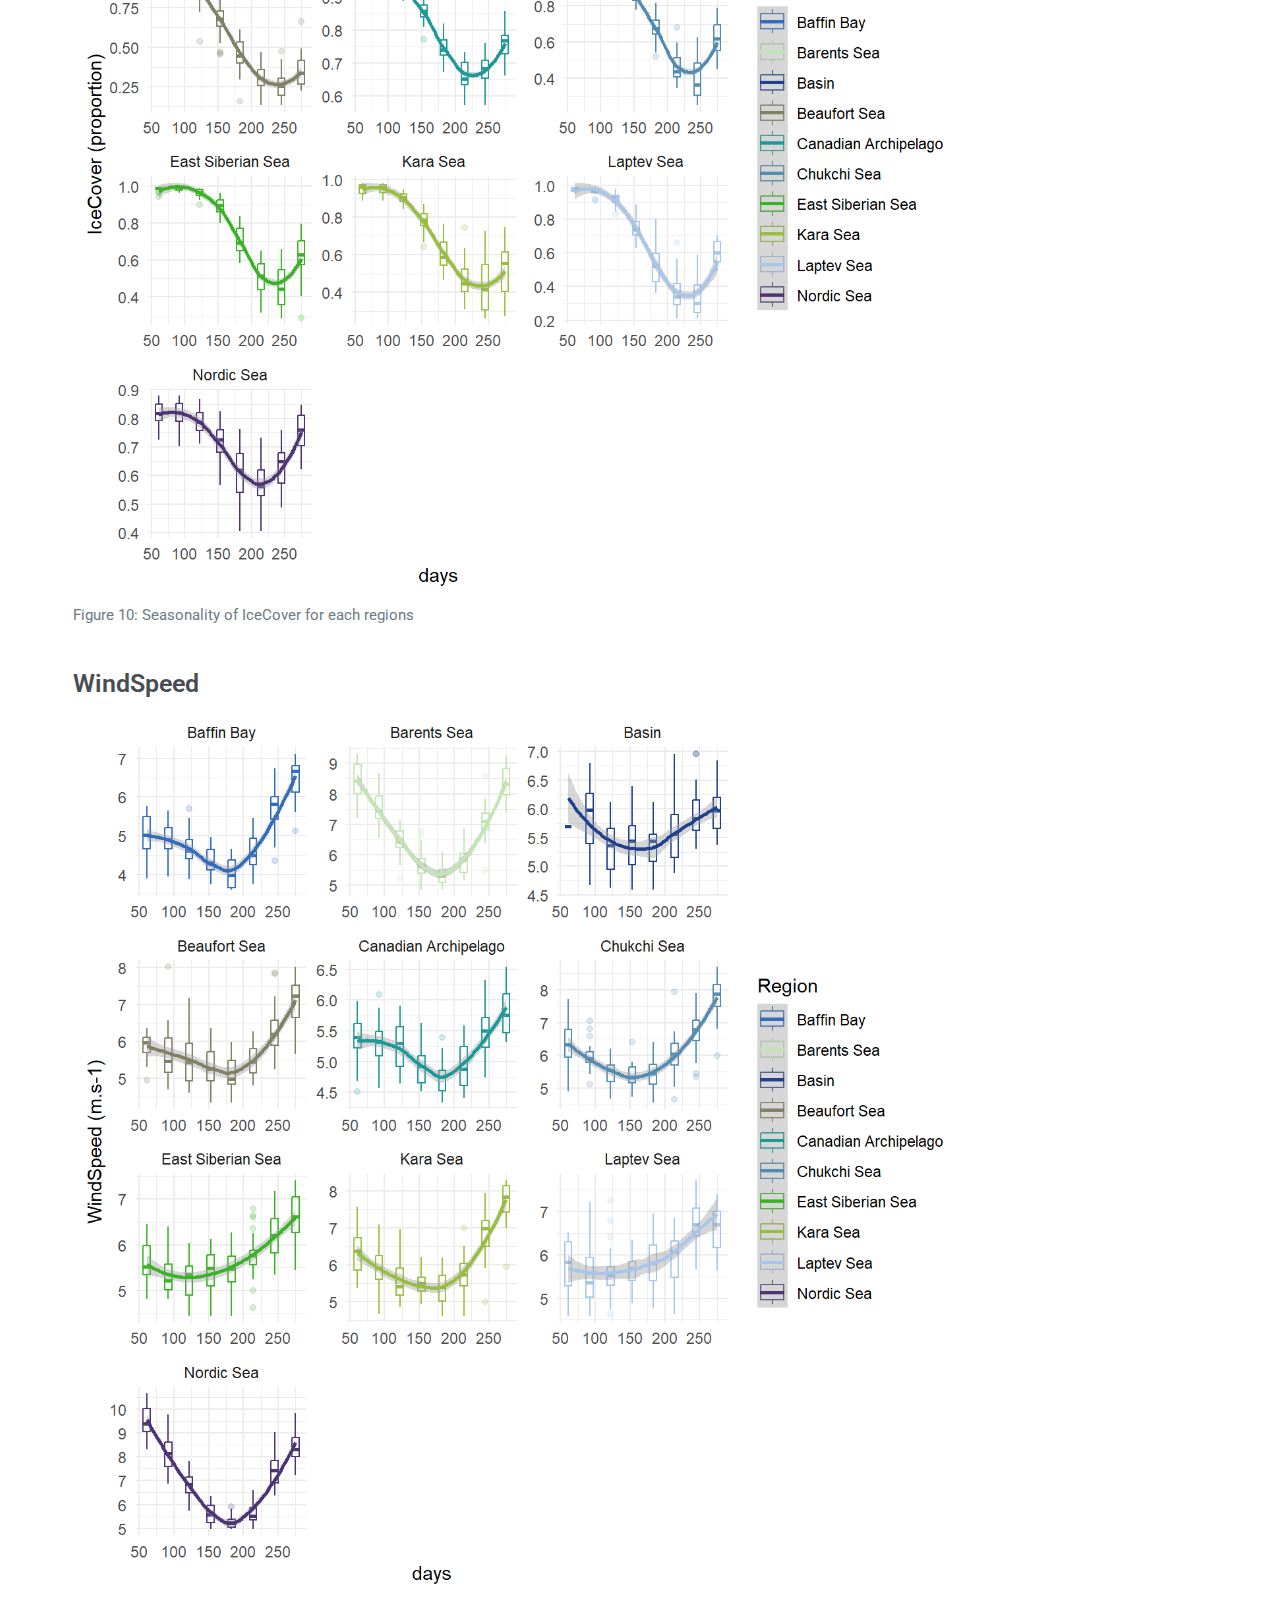
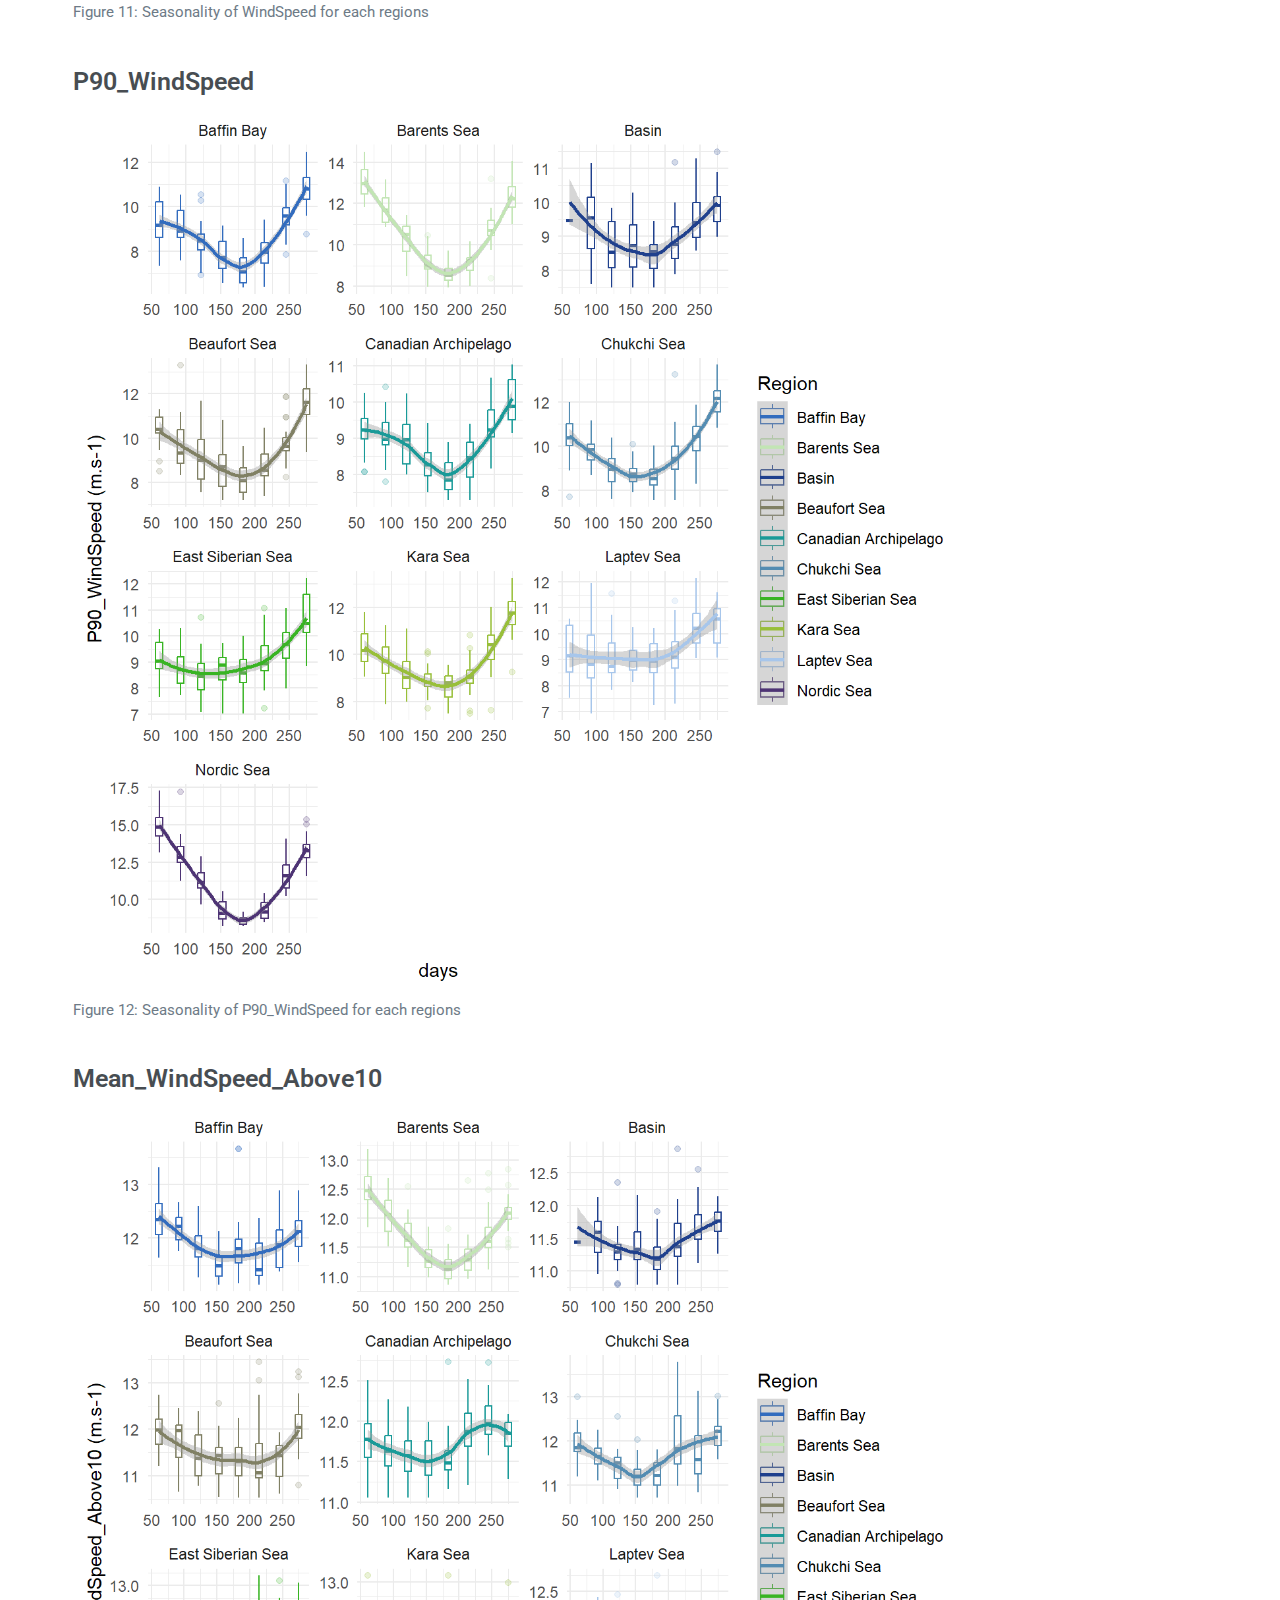
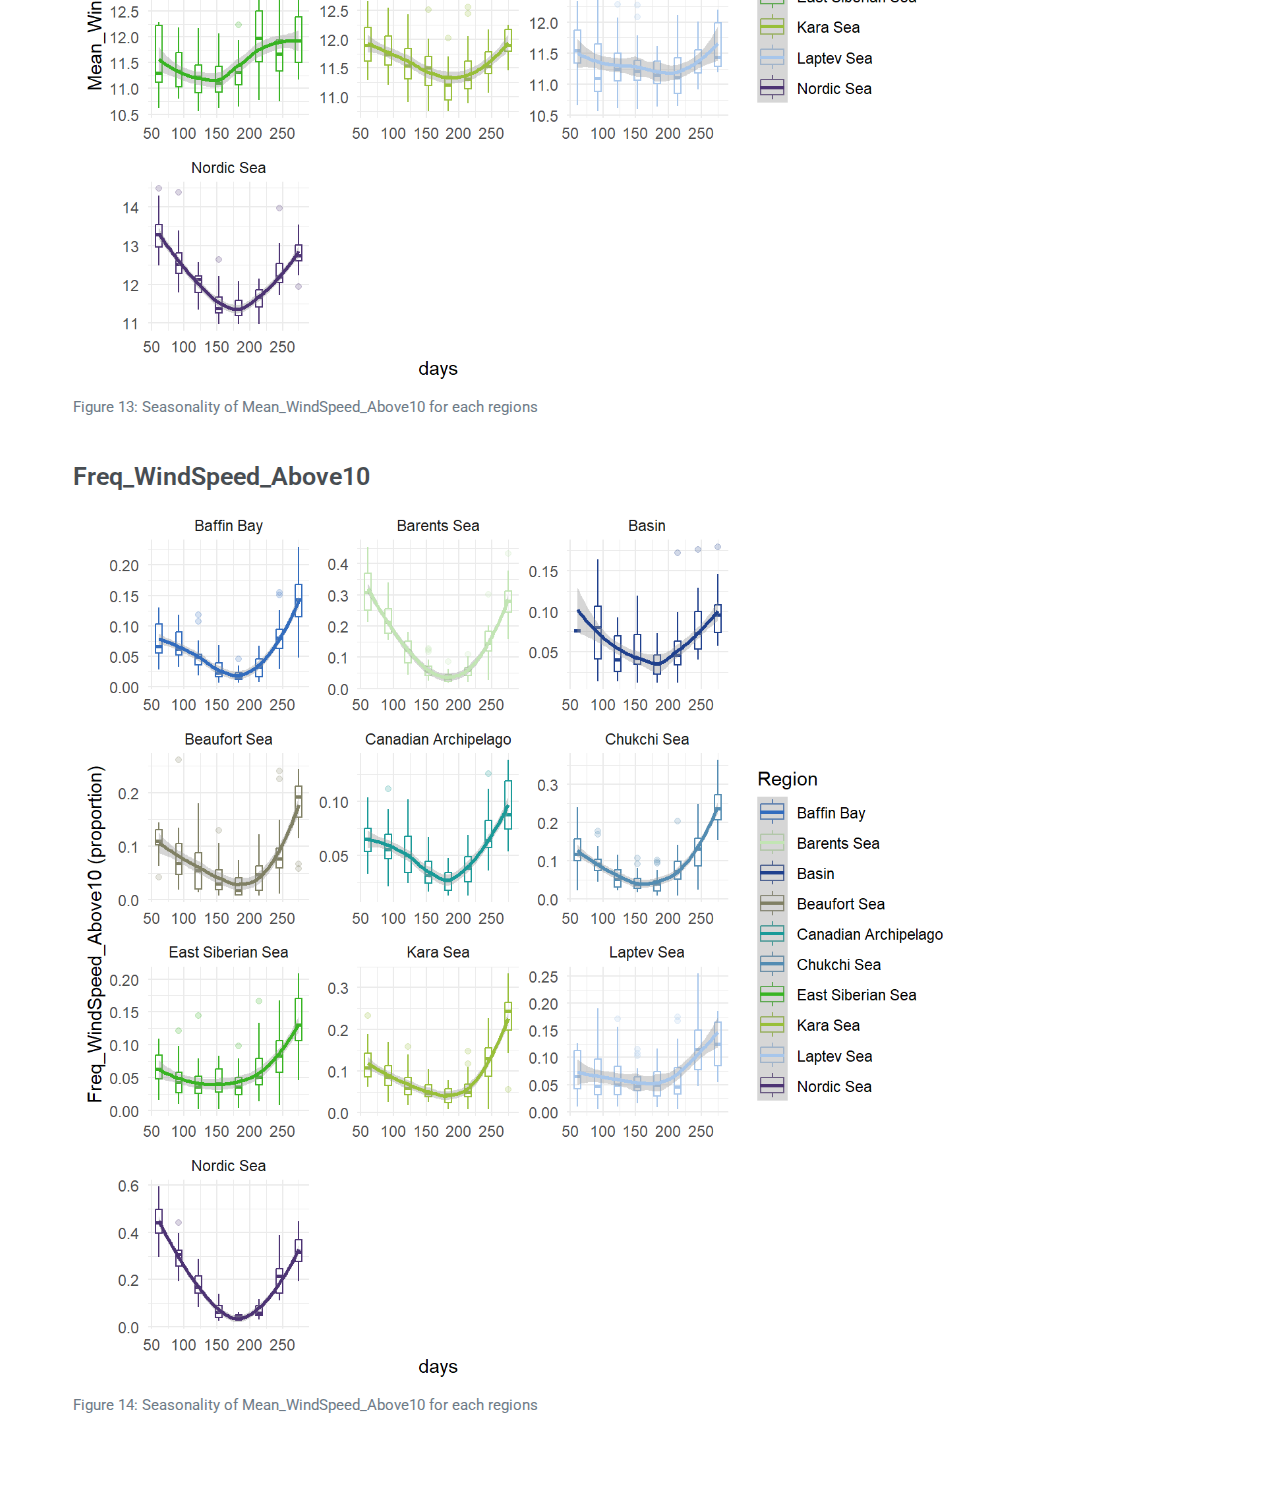
<file: docs/Seasonality_of_variables.html>
<!DOCTYPE html>
<html xmlns="http://www.w3.org/1999/xhtml" lang="en" xml:lang="en"><head>

<meta charset="utf-8">
<meta name="generator" content="quarto-1.6.39">

<meta name="viewport" content="width=device-width, initial-scale=1.0, user-scalable=yes">


<title>Temporality of variables – Chla Variability of Arctic Ocean</title>
<style>
code{white-space: pre-wrap;}
span.smallcaps{font-variant: small-caps;}
div.columns{display: flex; gap: min(4vw, 1.5em);}
div.column{flex: auto; overflow-x: auto;}
div.hanging-indent{margin-left: 1.5em; text-indent: -1.5em;}
ul.task-list{list-style: none;}
ul.task-list li input[type="checkbox"] {
  width: 0.8em;
  margin: 0 0.8em 0.2em -1em; /* quarto-specific, see https://github.com/quarto-dev/quarto-cli/issues/4556 */ 
  vertical-align: middle;
}
</style>


<script src="site_libs/quarto-nav/quarto-nav.js"></script>
<script src="site_libs/quarto-nav/headroom.min.js"></script>
<script src="site_libs/clipboard/clipboard.min.js"></script>
<script src="site_libs/quarto-search/autocomplete.umd.js"></script>
<script src="site_libs/quarto-search/fuse.min.js"></script>
<script src="site_libs/quarto-search/quarto-search.js"></script>
<meta name="quarto:offset" content="./">
<script src="site_libs/quarto-html/quarto.js"></script>
<script src="site_libs/quarto-html/popper.min.js"></script>
<script src="site_libs/quarto-html/tippy.umd.min.js"></script>
<script src="site_libs/quarto-html/anchor.min.js"></script>
<link href="site_libs/quarto-html/tippy.css" rel="stylesheet">
<link href="site_libs/quarto-html/quarto-syntax-highlighting-e26003cea8cd680ca0c55a263523d882.css" rel="stylesheet" id="quarto-text-highlighting-styles">
<script src="site_libs/bootstrap/bootstrap.min.js"></script>
<link href="site_libs/bootstrap/bootstrap-icons.css" rel="stylesheet">
<link href="site_libs/bootstrap/bootstrap-df479d6c4d77d0e0dfbcb5361179d7fd.min.css" rel="stylesheet" append-hash="true" id="quarto-bootstrap" data-mode="light">
<script id="quarto-search-options" type="application/json">{
  "location": "navbar",
  "copy-button": false,
  "collapse-after": 3,
  "panel-placement": "end",
  "type": "overlay",
  "limit": 50,
  "keyboard-shortcut": [
    "f",
    "/",
    "s"
  ],
  "show-item-context": false,
  "language": {
    "search-no-results-text": "No results",
    "search-matching-documents-text": "matching documents",
    "search-copy-link-title": "Copy link to search",
    "search-hide-matches-text": "Hide additional matches",
    "search-more-match-text": "more match in this document",
    "search-more-matches-text": "more matches in this document",
    "search-clear-button-title": "Clear",
    "search-text-placeholder": "",
    "search-detached-cancel-button-title": "Cancel",
    "search-submit-button-title": "Submit",
    "search-label": "Search"
  }
}</script>


<link rel="stylesheet" href="styles.css">
</head>

<body class="nav-fixed">

<div id="quarto-search-results"></div>
  <header id="quarto-header" class="headroom fixed-top">
    <nav class="navbar navbar-expand-lg " data-bs-theme="dark">
      <div class="navbar-container container-fluid">
      <div class="navbar-brand-container mx-auto">
    <a class="navbar-brand" href="./index.html">
    <span class="navbar-title">Chla Variability of Arctic Ocean</span>
    </a>
  </div>
            <div id="quarto-search" class="" title="Search"></div>
          <button class="navbar-toggler" type="button" data-bs-toggle="collapse" data-bs-target="#navbarCollapse" aria-controls="navbarCollapse" role="menu" aria-expanded="false" aria-label="Toggle navigation" onclick="if (window.quartoToggleHeadroom) { window.quartoToggleHeadroom(); }">
  <span class="navbar-toggler-icon"></span>
</button>
          <div class="collapse navbar-collapse" id="navbarCollapse">
            <ul class="navbar-nav navbar-nav-scroll me-auto">
  <li class="nav-item">
    <a class="nav-link" href="./index.html"> 
<span class="menu-text">Home</span></a>
  </li>  
  <li class="nav-item">
    <a class="nav-link" href="./Results_New_Wind.html"> 
<span class="menu-text">Results</span></a>
  </li>  
  <li class="nav-item">
    <a class="nav-link active" href="./Seasonality_of_variables.html" aria-current="page"> 
<span class="menu-text">Seasonality of variables</span></a>
  </li>  
</ul>
          </div> <!-- /navcollapse -->
            <div class="quarto-navbar-tools">
</div>
      </div> <!-- /container-fluid -->
    </nav>
</header>
<!-- content -->
<div id="quarto-content" class="quarto-container page-columns page-rows-contents page-layout-full page-navbar">
<!-- sidebar -->
<!-- margin-sidebar -->
    <div id="quarto-margin-sidebar" class="sidebar margin-sidebar">
        <nav id="TOC" role="doc-toc" class="toc-active">
    <h2 id="toc-title">On this page</h2>
   
  <ul>
  <li><a href="#times-series-of-variables" id="toc-times-series-of-variables" class="nav-link active" data-scroll-target="#times-series-of-variables">Times series of variables</a>
  <ul class="collapse">
  <li><a href="#chlorophyll" id="toc-chlorophyll" class="nav-link" data-scroll-target="#chlorophyll">Chlorophyll</a></li>
  <li><a href="#sst" id="toc-sst" class="nav-link" data-scroll-target="#sst">SST</a></li>
  <li><a href="#icecover" id="toc-icecover" class="nav-link" data-scroll-target="#icecover">IceCover</a></li>
  <li><a href="#windspeed" id="toc-windspeed" class="nav-link" data-scroll-target="#windspeed">WindSpeed</a></li>
  <li><a href="#p90_windspeed" id="toc-p90_windspeed" class="nav-link" data-scroll-target="#p90_windspeed">P90_WindSpeed</a></li>
  <li><a href="#mean_windspeed_above10" id="toc-mean_windspeed_above10" class="nav-link" data-scroll-target="#mean_windspeed_above10">Mean_WindSpeed_Above10</a></li>
  <li><a href="#freq_windspeed_above10" id="toc-freq_windspeed_above10" class="nav-link" data-scroll-target="#freq_windspeed_above10">Freq_WindSpeed_Above10</a></li>
  </ul></li>
  <li><a href="#seasonality-of-variables" id="toc-seasonality-of-variables" class="nav-link" data-scroll-target="#seasonality-of-variables">Seasonality of Variables</a>
  <ul class="collapse">
  <li><a href="#chlorophyll-1" id="toc-chlorophyll-1" class="nav-link" data-scroll-target="#chlorophyll-1">Chlorophyll</a></li>
  <li><a href="#sst-1" id="toc-sst-1" class="nav-link" data-scroll-target="#sst-1">SST</a></li>
  <li><a href="#icecover-1" id="toc-icecover-1" class="nav-link" data-scroll-target="#icecover-1">IceCover</a></li>
  <li><a href="#windspeed-1" id="toc-windspeed-1" class="nav-link" data-scroll-target="#windspeed-1">WindSpeed</a></li>
  <li><a href="#p90_windspeed-1" id="toc-p90_windspeed-1" class="nav-link" data-scroll-target="#p90_windspeed-1">P90_WindSpeed</a></li>
  <li><a href="#mean_windspeed_above10-1" id="toc-mean_windspeed_above10-1" class="nav-link" data-scroll-target="#mean_windspeed_above10-1">Mean_WindSpeed_Above10</a></li>
  <li><a href="#freq_windspeed_above10-1" id="toc-freq_windspeed_above10-1" class="nav-link" data-scroll-target="#freq_windspeed_above10-1">Freq_WindSpeed_Above10</a></li>
  </ul></li>
  </ul>
</nav>
    </div>
<!-- main -->
<main class="content column-page-left" id="quarto-document-content">

<header id="title-block-header" class="quarto-title-block default">
<div class="quarto-title">
<h1 class="title">Temporality of variables</h1>
</div>



<div class="quarto-title-meta column-page-left">

    
  
    
  </div>
  


</header>


<section id="times-series-of-variables" class="level2">
<h2 class="anchored" data-anchor-id="times-series-of-variables">Times series of variables</h2>
<section id="chlorophyll" class="level3">
<h3 class="anchored" data-anchor-id="chlorophyll">Chlorophyll</h3>
<div class="cell">
<div class="cell-output-display">
<div id="fig-TimeSeries_All_Chlorophyll" class="quarto-float quarto-figure quarto-figure-center anchored">
<figure class="quarto-float quarto-float-fig figure">
<div aria-describedby="fig-TimeSeries_All_Chlorophyll-caption-0ceaefa1-69ba-4598-a22c-09a6ac19f8ca">
<img src="Seasonality_of_variables_files/figure-html/fig-TimeSeries_All_Chlorophyll-1.png" class="img-fluid figure-img" style="width:99.0%">
</div>
<figcaption class="quarto-float-caption-bottom quarto-float-caption quarto-float-fig" id="fig-TimeSeries_All_Chlorophyll-caption-0ceaefa1-69ba-4598-a22c-09a6ac19f8ca">
Figure&nbsp;1: Times series of Chlorophyll since 1998 in each Regions.
</figcaption>
</figure>
</div>
</div>
</div>
</section>
<section id="sst" class="level3">
<h3 class="anchored" data-anchor-id="sst">SST</h3>
<div class="cell">
<div class="cell-output-display">
<div id="fig-TimeSeries_All_SST" class="quarto-float quarto-figure quarto-figure-center anchored">
<figure class="quarto-float quarto-float-fig figure">
<div aria-describedby="fig-TimeSeries_All_SST-caption-0ceaefa1-69ba-4598-a22c-09a6ac19f8ca">
<img src="Seasonality_of_variables_files/figure-html/fig-TimeSeries_All_SST-1.png" class="img-fluid figure-img" style="width:99.0%">
</div>
<figcaption class="quarto-float-caption-bottom quarto-float-caption quarto-float-fig" id="fig-TimeSeries_All_SST-caption-0ceaefa1-69ba-4598-a22c-09a6ac19f8ca">
Figure&nbsp;2: Times series of Sea surface Temperature since 1998 in each Regions.
</figcaption>
</figure>
</div>
</div>
</div>
</section>
<section id="icecover" class="level3">
<h3 class="anchored" data-anchor-id="icecover">IceCover</h3>
<div class="cell">
<div class="cell-output-display">
<div id="fig-TimeSeries_All_IceCover" class="quarto-float quarto-figure quarto-figure-center anchored">
<figure class="quarto-float quarto-float-fig figure">
<div aria-describedby="fig-TimeSeries_All_IceCover-caption-0ceaefa1-69ba-4598-a22c-09a6ac19f8ca">
<img src="Seasonality_of_variables_files/figure-html/fig-TimeSeries_All_IceCover-1.png" class="img-fluid figure-img" style="width:99.0%">
</div>
<figcaption class="quarto-float-caption-bottom quarto-float-caption quarto-float-fig" id="fig-TimeSeries_All_IceCover-caption-0ceaefa1-69ba-4598-a22c-09a6ac19f8ca">
Figure&nbsp;3: Times series of IceCover since 1998 in each Regions.
</figcaption>
</figure>
</div>
</div>
</div>
</section>
<section id="windspeed" class="level3">
<h3 class="anchored" data-anchor-id="windspeed">WindSpeed</h3>
<div class="cell">
<div class="cell-output-display">
<div id="fig-TimeSeries_All_WindSpeed" class="quarto-float quarto-figure quarto-figure-center anchored">
<figure class="quarto-float quarto-float-fig figure">
<div aria-describedby="fig-TimeSeries_All_WindSpeed-caption-0ceaefa1-69ba-4598-a22c-09a6ac19f8ca">
<img src="Seasonality_of_variables_files/figure-html/fig-TimeSeries_All_WindSpeed-1.png" class="img-fluid figure-img" style="width:99.0%">
</div>
<figcaption class="quarto-float-caption-bottom quarto-float-caption quarto-float-fig" id="fig-TimeSeries_All_WindSpeed-caption-0ceaefa1-69ba-4598-a22c-09a6ac19f8ca">
Figure&nbsp;4: Times series of average Wind Speed since 1998 in each Regions.
</figcaption>
</figure>
</div>
</div>
</div>
</section>
<section id="p90_windspeed" class="level3">
<h3 class="anchored" data-anchor-id="p90_windspeed">P90_WindSpeed</h3>
<div class="cell">
<div class="cell-output-display">
<div id="fig-TimeSeries_All_P90_WindSpeed" class="quarto-float quarto-figure quarto-figure-center anchored">
<figure class="quarto-float quarto-float-fig figure">
<div aria-describedby="fig-TimeSeries_All_P90_WindSpeed-caption-0ceaefa1-69ba-4598-a22c-09a6ac19f8ca">
<img src="Seasonality_of_variables_files/figure-html/fig-TimeSeries_All_P90_WindSpeed-1.png" class="img-fluid figure-img" style="width:99.0%">
</div>
<figcaption class="quarto-float-caption-bottom quarto-float-caption quarto-float-fig" id="fig-TimeSeries_All_P90_WindSpeed-caption-0ceaefa1-69ba-4598-a22c-09a6ac19f8ca">
Figure&nbsp;5: Times series of the percentile 90 of wind speed since 1998 in each Regions.
</figcaption>
</figure>
</div>
</div>
</div>
</section>
<section id="mean_windspeed_above10" class="level3">
<h3 class="anchored" data-anchor-id="mean_windspeed_above10">Mean_WindSpeed_Above10</h3>
<div class="cell">
<div class="cell-output-display">
<div id="fig-TimeSeries_All_Mean_WindSpeed_Above10" class="quarto-float quarto-figure quarto-figure-center anchored">
<figure class="quarto-float quarto-float-fig figure">
<div aria-describedby="fig-TimeSeries_All_Mean_WindSpeed_Above10-caption-0ceaefa1-69ba-4598-a22c-09a6ac19f8ca">
<img src="Seasonality_of_variables_files/figure-html/fig-TimeSeries_All_Mean_WindSpeed_Above10-1.png" class="img-fluid figure-img" style="width:99.0%">
</div>
<figcaption class="quarto-float-caption-bottom quarto-float-caption quarto-float-fig" id="fig-TimeSeries_All_Mean_WindSpeed_Above10-caption-0ceaefa1-69ba-4598-a22c-09a6ac19f8ca">
Figure&nbsp;6: Times series of the average wind speed above 10 m.s-1 since 1998 in each Regions.
</figcaption>
</figure>
</div>
</div>
</div>
</section>
<section id="freq_windspeed_above10" class="level3">
<h3 class="anchored" data-anchor-id="freq_windspeed_above10">Freq_WindSpeed_Above10</h3>
<div class="cell">
<div class="cell-output-display">
<div id="fig-TimeSeries_All_Freq_WindSpeed_Above10" class="quarto-float quarto-figure quarto-figure-center anchored">
<figure class="quarto-float quarto-float-fig figure">
<div aria-describedby="fig-TimeSeries_All_Freq_WindSpeed_Above10-caption-0ceaefa1-69ba-4598-a22c-09a6ac19f8ca">
<img src="Seasonality_of_variables_files/figure-html/fig-TimeSeries_All_Freq_WindSpeed_Above10-1.png" class="img-fluid figure-img" style="width:99.0%">
</div>
<figcaption class="quarto-float-caption-bottom quarto-float-caption quarto-float-fig" id="fig-TimeSeries_All_Freq_WindSpeed_Above10-caption-0ceaefa1-69ba-4598-a22c-09a6ac19f8ca">
Figure&nbsp;7: Times series of the proportion of time above 10 m.s-1 since 1998 in each Regions.
</figcaption>
</figure>
</div>
</div>
</div>
</section>
</section>
<section id="seasonality-of-variables" class="level2">
<h2 class="anchored" data-anchor-id="seasonality-of-variables">Seasonality of Variables</h2>
<section id="chlorophyll-1" class="level3">
<h3 class="anchored" data-anchor-id="chlorophyll-1">Chlorophyll</h3>
<div class="cell">
<div class="cell-output-display">
<div id="fig-season_Chla" class="quarto-float quarto-figure quarto-figure-center anchored">
<figure class="quarto-float quarto-float-fig figure">
<div aria-describedby="fig-season_Chla-caption-0ceaefa1-69ba-4598-a22c-09a6ac19f8ca">
<img src="Seasonality_of_variables_files/figure-html/fig-season_Chla-1.png" class="img-fluid figure-img" style="width:99.0%">
</div>
<figcaption class="quarto-float-caption-bottom quarto-float-caption quarto-float-fig" id="fig-season_Chla-caption-0ceaefa1-69ba-4598-a22c-09a6ac19f8ca">
Figure&nbsp;8: Seasonality of chlorophyll for each regions
</figcaption>
</figure>
</div>
</div>
</div>
</section>
<section id="sst-1" class="level3">
<h3 class="anchored" data-anchor-id="sst-1">SST</h3>
<div class="cell">
<div class="cell-output-display">
<div id="fig-season_SST" class="quarto-float quarto-figure quarto-figure-center anchored">
<figure class="quarto-float quarto-float-fig figure">
<div aria-describedby="fig-season_SST-caption-0ceaefa1-69ba-4598-a22c-09a6ac19f8ca">
<img src="Seasonality_of_variables_files/figure-html/fig-season_SST-1.png" class="img-fluid figure-img" style="width:99.0%">
</div>
<figcaption class="quarto-float-caption-bottom quarto-float-caption quarto-float-fig" id="fig-season_SST-caption-0ceaefa1-69ba-4598-a22c-09a6ac19f8ca">
Figure&nbsp;9: Seasonality of SST for each regions
</figcaption>
</figure>
</div>
</div>
</div>
</section>
<section id="icecover-1" class="level3">
<h3 class="anchored" data-anchor-id="icecover-1">IceCover</h3>
<div class="cell">
<div class="cell-output-display">
<div id="fig-season_IceCover" class="quarto-float quarto-figure quarto-figure-center anchored">
<figure class="quarto-float quarto-float-fig figure">
<div aria-describedby="fig-season_IceCover-caption-0ceaefa1-69ba-4598-a22c-09a6ac19f8ca">
<img src="Seasonality_of_variables_files/figure-html/fig-season_IceCover-1.png" class="img-fluid figure-img" style="width:99.0%">
</div>
<figcaption class="quarto-float-caption-bottom quarto-float-caption quarto-float-fig" id="fig-season_IceCover-caption-0ceaefa1-69ba-4598-a22c-09a6ac19f8ca">
Figure&nbsp;10: Seasonality of IceCover for each regions
</figcaption>
</figure>
</div>
</div>
</div>
</section>
<section id="windspeed-1" class="level3">
<h3 class="anchored" data-anchor-id="windspeed-1">WindSpeed</h3>
<div class="cell">
<div class="cell-output-display">
<div id="fig-season_WindSpeed" class="quarto-float quarto-figure quarto-figure-center anchored">
<figure class="quarto-float quarto-float-fig figure">
<div aria-describedby="fig-season_WindSpeed-caption-0ceaefa1-69ba-4598-a22c-09a6ac19f8ca">
<img src="Seasonality_of_variables_files/figure-html/fig-season_WindSpeed-1.png" class="img-fluid figure-img" style="width:99.0%">
</div>
<figcaption class="quarto-float-caption-bottom quarto-float-caption quarto-float-fig" id="fig-season_WindSpeed-caption-0ceaefa1-69ba-4598-a22c-09a6ac19f8ca">
Figure&nbsp;11: Seasonality of WindSpeed for each regions
</figcaption>
</figure>
</div>
</div>
</div>
</section>
<section id="p90_windspeed-1" class="level3">
<h3 class="anchored" data-anchor-id="p90_windspeed-1">P90_WindSpeed</h3>
<div class="cell">
<div class="cell-output-display">
<div id="fig-season_P90_WindSpeed" class="quarto-float quarto-figure quarto-figure-center anchored">
<figure class="quarto-float quarto-float-fig figure">
<div aria-describedby="fig-season_P90_WindSpeed-caption-0ceaefa1-69ba-4598-a22c-09a6ac19f8ca">
<img src="Seasonality_of_variables_files/figure-html/fig-season_P90_WindSpeed-1.png" class="img-fluid figure-img" style="width:99.0%">
</div>
<figcaption class="quarto-float-caption-bottom quarto-float-caption quarto-float-fig" id="fig-season_P90_WindSpeed-caption-0ceaefa1-69ba-4598-a22c-09a6ac19f8ca">
Figure&nbsp;12: Seasonality of P90_WindSpeed for each regions
</figcaption>
</figure>
</div>
</div>
</div>
</section>
<section id="mean_windspeed_above10-1" class="level3">
<h3 class="anchored" data-anchor-id="mean_windspeed_above10-1">Mean_WindSpeed_Above10</h3>
<div class="cell">
<div class="cell-output-display">
<div id="fig-season_Mean_WindSpeed_Above10" class="quarto-float quarto-figure quarto-figure-center anchored">
<figure class="quarto-float quarto-float-fig figure">
<div aria-describedby="fig-season_Mean_WindSpeed_Above10-caption-0ceaefa1-69ba-4598-a22c-09a6ac19f8ca">
<img src="Seasonality_of_variables_files/figure-html/fig-season_Mean_WindSpeed_Above10-1.png" class="img-fluid figure-img" style="width:99.0%">
</div>
<figcaption class="quarto-float-caption-bottom quarto-float-caption quarto-float-fig" id="fig-season_Mean_WindSpeed_Above10-caption-0ceaefa1-69ba-4598-a22c-09a6ac19f8ca">
Figure&nbsp;13: Seasonality of Mean_WindSpeed_Above10 for each regions
</figcaption>
</figure>
</div>
</div>
</div>
</section>
<section id="freq_windspeed_above10-1" class="level3">
<h3 class="anchored" data-anchor-id="freq_windspeed_above10-1">Freq_WindSpeed_Above10</h3>
<div class="cell">
<div class="cell-output-display">
<div id="fig-season_Freq_WindSpeed_Above10" class="quarto-float quarto-figure quarto-figure-center anchored">
<figure class="quarto-float quarto-float-fig figure">
<div aria-describedby="fig-season_Freq_WindSpeed_Above10-caption-0ceaefa1-69ba-4598-a22c-09a6ac19f8ca">
<img src="Seasonality_of_variables_files/figure-html/fig-season_Freq_WindSpeed_Above10-1.png" class="img-fluid figure-img" style="width:99.0%">
</div>
<figcaption class="quarto-float-caption-bottom quarto-float-caption quarto-float-fig" id="fig-season_Freq_WindSpeed_Above10-caption-0ceaefa1-69ba-4598-a22c-09a6ac19f8ca">
Figure&nbsp;14: Seasonality of Mean_WindSpeed_Above10 for each regions
</figcaption>
</figure>
</div>
</div>
</div>


</section>
</section>

</main> <!-- /main -->
<script id="quarto-html-after-body" type="application/javascript">
window.document.addEventListener("DOMContentLoaded", function (event) {
  const toggleBodyColorMode = (bsSheetEl) => {
    const mode = bsSheetEl.getAttribute("data-mode");
    const bodyEl = window.document.querySelector("body");
    if (mode === "dark") {
      bodyEl.classList.add("quarto-dark");
      bodyEl.classList.remove("quarto-light");
    } else {
      bodyEl.classList.add("quarto-light");
      bodyEl.classList.remove("quarto-dark");
    }
  }
  const toggleBodyColorPrimary = () => {
    const bsSheetEl = window.document.querySelector("link#quarto-bootstrap");
    if (bsSheetEl) {
      toggleBodyColorMode(bsSheetEl);
    }
  }
  toggleBodyColorPrimary();  
  const icon = "";
  const anchorJS = new window.AnchorJS();
  anchorJS.options = {
    placement: 'right',
    icon: icon
  };
  anchorJS.add('.anchored');
  const isCodeAnnotation = (el) => {
    for (const clz of el.classList) {
      if (clz.startsWith('code-annotation-')) {                     
        return true;
      }
    }
    return false;
  }
  const onCopySuccess = function(e) {
    // button target
    const button = e.trigger;
    // don't keep focus
    button.blur();
    // flash "checked"
    button.classList.add('code-copy-button-checked');
    var currentTitle = button.getAttribute("title");
    button.setAttribute("title", "Copied!");
    let tooltip;
    if (window.bootstrap) {
      button.setAttribute("data-bs-toggle", "tooltip");
      button.setAttribute("data-bs-placement", "left");
      button.setAttribute("data-bs-title", "Copied!");
      tooltip = new bootstrap.Tooltip(button, 
        { trigger: "manual", 
          customClass: "code-copy-button-tooltip",
          offset: [0, -8]});
      tooltip.show();    
    }
    setTimeout(function() {
      if (tooltip) {
        tooltip.hide();
        button.removeAttribute("data-bs-title");
        button.removeAttribute("data-bs-toggle");
        button.removeAttribute("data-bs-placement");
      }
      button.setAttribute("title", currentTitle);
      button.classList.remove('code-copy-button-checked');
    }, 1000);
    // clear code selection
    e.clearSelection();
  }
  const getTextToCopy = function(trigger) {
      const codeEl = trigger.previousElementSibling.cloneNode(true);
      for (const childEl of codeEl.children) {
        if (isCodeAnnotation(childEl)) {
          childEl.remove();
        }
      }
      return codeEl.innerText;
  }
  const clipboard = new window.ClipboardJS('.code-copy-button:not([data-in-quarto-modal])', {
    text: getTextToCopy
  });
  clipboard.on('success', onCopySuccess);
  if (window.document.getElementById('quarto-embedded-source-code-modal')) {
    const clipboardModal = new window.ClipboardJS('.code-copy-button[data-in-quarto-modal]', {
      text: getTextToCopy,
      container: window.document.getElementById('quarto-embedded-source-code-modal')
    });
    clipboardModal.on('success', onCopySuccess);
  }
    var localhostRegex = new RegExp(/^(?:http|https):\/\/localhost\:?[0-9]*\//);
    var mailtoRegex = new RegExp(/^mailto:/);
      var filterRegex = new RegExp('/' + window.location.host + '/');
    var isInternal = (href) => {
        return filterRegex.test(href) || localhostRegex.test(href) || mailtoRegex.test(href);
    }
    // Inspect non-navigation links and adorn them if external
 	var links = window.document.querySelectorAll('a[href]:not(.nav-link):not(.navbar-brand):not(.toc-action):not(.sidebar-link):not(.sidebar-item-toggle):not(.pagination-link):not(.no-external):not([aria-hidden]):not(.dropdown-item):not(.quarto-navigation-tool):not(.about-link)');
    for (var i=0; i<links.length; i++) {
      const link = links[i];
      if (!isInternal(link.href)) {
        // undo the damage that might have been done by quarto-nav.js in the case of
        // links that we want to consider external
        if (link.dataset.originalHref !== undefined) {
          link.href = link.dataset.originalHref;
        }
      }
    }
  function tippyHover(el, contentFn, onTriggerFn, onUntriggerFn) {
    const config = {
      allowHTML: true,
      maxWidth: 500,
      delay: 100,
      arrow: false,
      appendTo: function(el) {
          return el.parentElement;
      },
      interactive: true,
      interactiveBorder: 10,
      theme: 'quarto',
      placement: 'bottom-start',
    };
    if (contentFn) {
      config.content = contentFn;
    }
    if (onTriggerFn) {
      config.onTrigger = onTriggerFn;
    }
    if (onUntriggerFn) {
      config.onUntrigger = onUntriggerFn;
    }
    window.tippy(el, config); 
  }
  const noterefs = window.document.querySelectorAll('a[role="doc-noteref"]');
  for (var i=0; i<noterefs.length; i++) {
    const ref = noterefs[i];
    tippyHover(ref, function() {
      // use id or data attribute instead here
      let href = ref.getAttribute('data-footnote-href') || ref.getAttribute('href');
      try { href = new URL(href).hash; } catch {}
      const id = href.replace(/^#\/?/, "");
      const note = window.document.getElementById(id);
      if (note) {
        return note.innerHTML;
      } else {
        return "";
      }
    });
  }
  const xrefs = window.document.querySelectorAll('a.quarto-xref');
  const processXRef = (id, note) => {
    // Strip column container classes
    const stripColumnClz = (el) => {
      el.classList.remove("page-full", "page-columns");
      if (el.children) {
        for (const child of el.children) {
          stripColumnClz(child);
        }
      }
    }
    stripColumnClz(note)
    if (id === null || id.startsWith('sec-')) {
      // Special case sections, only their first couple elements
      const container = document.createElement("div");
      if (note.children && note.children.length > 2) {
        container.appendChild(note.children[0].cloneNode(true));
        for (let i = 1; i < note.children.length; i++) {
          const child = note.children[i];
          if (child.tagName === "P" && child.innerText === "") {
            continue;
          } else {
            container.appendChild(child.cloneNode(true));
            break;
          }
        }
        if (window.Quarto?.typesetMath) {
          window.Quarto.typesetMath(container);
        }
        return container.innerHTML
      } else {
        if (window.Quarto?.typesetMath) {
          window.Quarto.typesetMath(note);
        }
        return note.innerHTML;
      }
    } else {
      // Remove any anchor links if they are present
      const anchorLink = note.querySelector('a.anchorjs-link');
      if (anchorLink) {
        anchorLink.remove();
      }
      if (window.Quarto?.typesetMath) {
        window.Quarto.typesetMath(note);
      }
      if (note.classList.contains("callout")) {
        return note.outerHTML;
      } else {
        return note.innerHTML;
      }
    }
  }
  for (var i=0; i<xrefs.length; i++) {
    const xref = xrefs[i];
    tippyHover(xref, undefined, function(instance) {
      instance.disable();
      let url = xref.getAttribute('href');
      let hash = undefined; 
      if (url.startsWith('#')) {
        hash = url;
      } else {
        try { hash = new URL(url).hash; } catch {}
      }
      if (hash) {
        const id = hash.replace(/^#\/?/, "");
        const note = window.document.getElementById(id);
        if (note !== null) {
          try {
            const html = processXRef(id, note.cloneNode(true));
            instance.setContent(html);
          } finally {
            instance.enable();
            instance.show();
          }
        } else {
          // See if we can fetch this
          fetch(url.split('#')[0])
          .then(res => res.text())
          .then(html => {
            const parser = new DOMParser();
            const htmlDoc = parser.parseFromString(html, "text/html");
            const note = htmlDoc.getElementById(id);
            if (note !== null) {
              const html = processXRef(id, note);
              instance.setContent(html);
            } 
          }).finally(() => {
            instance.enable();
            instance.show();
          });
        }
      } else {
        // See if we can fetch a full url (with no hash to target)
        // This is a special case and we should probably do some content thinning / targeting
        fetch(url)
        .then(res => res.text())
        .then(html => {
          const parser = new DOMParser();
          const htmlDoc = parser.parseFromString(html, "text/html");
          const note = htmlDoc.querySelector('main.content');
          if (note !== null) {
            // This should only happen for chapter cross references
            // (since there is no id in the URL)
            // remove the first header
            if (note.children.length > 0 && note.children[0].tagName === "HEADER") {
              note.children[0].remove();
            }
            const html = processXRef(null, note);
            instance.setContent(html);
          } 
        }).finally(() => {
          instance.enable();
          instance.show();
        });
      }
    }, function(instance) {
    });
  }
      let selectedAnnoteEl;
      const selectorForAnnotation = ( cell, annotation) => {
        let cellAttr = 'data-code-cell="' + cell + '"';
        let lineAttr = 'data-code-annotation="' +  annotation + '"';
        const selector = 'span[' + cellAttr + '][' + lineAttr + ']';
        return selector;
      }
      const selectCodeLines = (annoteEl) => {
        const doc = window.document;
        const targetCell = annoteEl.getAttribute("data-target-cell");
        const targetAnnotation = annoteEl.getAttribute("data-target-annotation");
        const annoteSpan = window.document.querySelector(selectorForAnnotation(targetCell, targetAnnotation));
        const lines = annoteSpan.getAttribute("data-code-lines").split(",");
        const lineIds = lines.map((line) => {
          return targetCell + "-" + line;
        })
        let top = null;
        let height = null;
        let parent = null;
        if (lineIds.length > 0) {
            //compute the position of the single el (top and bottom and make a div)
            const el = window.document.getElementById(lineIds[0]);
            top = el.offsetTop;
            height = el.offsetHeight;
            parent = el.parentElement.parentElement;
          if (lineIds.length > 1) {
            const lastEl = window.document.getElementById(lineIds[lineIds.length - 1]);
            const bottom = lastEl.offsetTop + lastEl.offsetHeight;
            height = bottom - top;
          }
          if (top !== null && height !== null && parent !== null) {
            // cook up a div (if necessary) and position it 
            let div = window.document.getElementById("code-annotation-line-highlight");
            if (div === null) {
              div = window.document.createElement("div");
              div.setAttribute("id", "code-annotation-line-highlight");
              div.style.position = 'absolute';
              parent.appendChild(div);
            }
            div.style.top = top - 2 + "px";
            div.style.height = height + 4 + "px";
            div.style.left = 0;
            let gutterDiv = window.document.getElementById("code-annotation-line-highlight-gutter");
            if (gutterDiv === null) {
              gutterDiv = window.document.createElement("div");
              gutterDiv.setAttribute("id", "code-annotation-line-highlight-gutter");
              gutterDiv.style.position = 'absolute';
              const codeCell = window.document.getElementById(targetCell);
              const gutter = codeCell.querySelector('.code-annotation-gutter');
              gutter.appendChild(gutterDiv);
            }
            gutterDiv.style.top = top - 2 + "px";
            gutterDiv.style.height = height + 4 + "px";
          }
          selectedAnnoteEl = annoteEl;
        }
      };
      const unselectCodeLines = () => {
        const elementsIds = ["code-annotation-line-highlight", "code-annotation-line-highlight-gutter"];
        elementsIds.forEach((elId) => {
          const div = window.document.getElementById(elId);
          if (div) {
            div.remove();
          }
        });
        selectedAnnoteEl = undefined;
      };
        // Handle positioning of the toggle
    window.addEventListener(
      "resize",
      throttle(() => {
        elRect = undefined;
        if (selectedAnnoteEl) {
          selectCodeLines(selectedAnnoteEl);
        }
      }, 10)
    );
    function throttle(fn, ms) {
    let throttle = false;
    let timer;
      return (...args) => {
        if(!throttle) { // first call gets through
            fn.apply(this, args);
            throttle = true;
        } else { // all the others get throttled
            if(timer) clearTimeout(timer); // cancel #2
            timer = setTimeout(() => {
              fn.apply(this, args);
              timer = throttle = false;
            }, ms);
        }
      };
    }
      // Attach click handler to the DT
      const annoteDls = window.document.querySelectorAll('dt[data-target-cell]');
      for (const annoteDlNode of annoteDls) {
        annoteDlNode.addEventListener('click', (event) => {
          const clickedEl = event.target;
          if (clickedEl !== selectedAnnoteEl) {
            unselectCodeLines();
            const activeEl = window.document.querySelector('dt[data-target-cell].code-annotation-active');
            if (activeEl) {
              activeEl.classList.remove('code-annotation-active');
            }
            selectCodeLines(clickedEl);
            clickedEl.classList.add('code-annotation-active');
          } else {
            // Unselect the line
            unselectCodeLines();
            clickedEl.classList.remove('code-annotation-active');
          }
        });
      }
  const findCites = (el) => {
    const parentEl = el.parentElement;
    if (parentEl) {
      const cites = parentEl.dataset.cites;
      if (cites) {
        return {
          el,
          cites: cites.split(' ')
        };
      } else {
        return findCites(el.parentElement)
      }
    } else {
      return undefined;
    }
  };
  var bibliorefs = window.document.querySelectorAll('a[role="doc-biblioref"]');
  for (var i=0; i<bibliorefs.length; i++) {
    const ref = bibliorefs[i];
    const citeInfo = findCites(ref);
    if (citeInfo) {
      tippyHover(citeInfo.el, function() {
        var popup = window.document.createElement('div');
        citeInfo.cites.forEach(function(cite) {
          var citeDiv = window.document.createElement('div');
          citeDiv.classList.add('hanging-indent');
          citeDiv.classList.add('csl-entry');
          var biblioDiv = window.document.getElementById('ref-' + cite);
          if (biblioDiv) {
            citeDiv.innerHTML = biblioDiv.innerHTML;
          }
          popup.appendChild(citeDiv);
        });
        return popup.innerHTML;
      });
    }
  }
});
</script>
</div> <!-- /content -->




</body></html>
</file>
<file: docs/site_libs/quarto-html/tippy.css>
.tippy-box[data-animation=fade][data-state=hidden]{opacity:0}[data-tippy-root]{max-width:calc(100vw - 10px)}.tippy-box{position:relative;background-color:#333;color:#fff;border-radius:4px;font-size:14px;line-height:1.4;white-space:normal;outline:0;transition-property:transform,visibility,opacity}.tippy-box[data-placement^=top]>.tippy-arrow{bottom:0}.tippy-box[data-placement^=top]>.tippy-arrow:before{bottom:-7px;left:0;border-width:8px 8px 0;border-top-color:initial;transform-origin:center top}.tippy-box[data-placement^=bottom]>.tippy-arrow{top:0}.tippy-box[data-placement^=bottom]>.tippy-arrow:before{top:-7px;left:0;border-width:0 8px 8px;border-bottom-color:initial;transform-origin:center bottom}.tippy-box[data-placement^=left]>.tippy-arrow{right:0}.tippy-box[data-placement^=left]>.tippy-arrow:before{border-width:8px 0 8px 8px;border-left-color:initial;right:-7px;transform-origin:center left}.tippy-box[data-placement^=right]>.tippy-arrow{left:0}.tippy-box[data-placement^=right]>.tippy-arrow:before{left:-7px;border-width:8px 8px 8px 0;border-right-color:initial;transform-origin:center right}.tippy-box[data-inertia][data-state=visible]{transition-timing-function:cubic-bezier(.54,1.5,.38,1.11)}.tippy-arrow{width:16px;height:16px;color:#333}.tippy-arrow:before{content:"";position:absolute;border-color:transparent;border-style:solid}.tippy-content{position:relative;padding:5px 9px;z-index:1}
</file>
<file: docs/site_libs/quarto-html/quarto-syntax-highlighting-e1a5c8363afafaef2c763b6775fbf3ca.css>
/* quarto syntax highlight colors */
:root {
  --quarto-hl-ot-color: #003B4F;
  --quarto-hl-at-color: #657422;
  --quarto-hl-ss-color: #20794D;
  --quarto-hl-an-color: #5E5E5E;
  --quarto-hl-fu-color: #4758AB;
  --quarto-hl-st-color: #20794D;
  --quarto-hl-cf-color: #003B4F;
  --quarto-hl-op-color: #5E5E5E;
  --quarto-hl-er-color: #AD0000;
  --quarto-hl-bn-color: #AD0000;
  --quarto-hl-al-color: #AD0000;
  --quarto-hl-va-color: #111111;
  --quarto-hl-bu-color: inherit;
  --quarto-hl-ex-color: inherit;
  --quarto-hl-pp-color: #AD0000;
  --quarto-hl-in-color: #5E5E5E;
  --quarto-hl-vs-color: #20794D;
  --quarto-hl-wa-color: #5E5E5E;
  --quarto-hl-do-color: #5E5E5E;
  --quarto-hl-im-color: #00769E;
  --quarto-hl-ch-color: #20794D;
  --quarto-hl-dt-color: #AD0000;
  --quarto-hl-fl-color: #AD0000;
  --quarto-hl-co-color: #5E5E5E;
  --quarto-hl-cv-color: #5E5E5E;
  --quarto-hl-cn-color: #8f5902;
  --quarto-hl-sc-color: #5E5E5E;
  --quarto-hl-dv-color: #AD0000;
  --quarto-hl-kw-color: #003B4F;
}

/* other quarto variables */
:root {
  --quarto-font-monospace: SFMono-Regular, Menlo, Monaco, Consolas, "Liberation Mono", "Courier New", monospace;
}

/* syntax highlight based on Pandoc's rules */
pre > code.sourceCode > span {
  color: #003B4F;
}

code.sourceCode > span {
  color: #003B4F;
}

div.sourceCode,
div.sourceCode pre.sourceCode {
  color: #003B4F;
}

/* Normal */
code span {
  color: #003B4F;
}

/* Alert */
code span.al {
  color: #AD0000;
  font-style: inherit;
}

/* Annotation */
code span.an {
  color: #5E5E5E;
  font-style: inherit;
}

/* Attribute */
code span.at {
  color: #657422;
  font-style: inherit;
}

/* BaseN */
code span.bn {
  color: #AD0000;
  font-style: inherit;
}

/* BuiltIn */
code span.bu {
  font-style: inherit;
}

/* ControlFlow */
code span.cf {
  color: #003B4F;
  font-weight: bold;
  font-style: inherit;
}

/* Char */
code span.ch {
  color: #20794D;
  font-style: inherit;
}

/* Constant */
code span.cn {
  color: #8f5902;
  font-style: inherit;
}

/* Comment */
code span.co {
  color: #5E5E5E;
  font-style: inherit;
}

/* CommentVar */
code span.cv {
  color: #5E5E5E;
  font-style: italic;
}

/* Documentation */
code span.do {
  color: #5E5E5E;
  font-style: italic;
}

/* DataType */
code span.dt {
  color: #AD0000;
  font-style: inherit;
}

/* DecVal */
code span.dv {
  color: #AD0000;
  font-style: inherit;
}

/* Error */
code span.er {
  color: #AD0000;
  font-style: inherit;
}

/* Extension */
code span.ex {
  font-style: inherit;
}

/* Float */
code span.fl {
  color: #AD0000;
  font-style: inherit;
}

/* Function */
code span.fu {
  color: #4758AB;
  font-style: inherit;
}

/* Import */
code span.im {
  color: #00769E;
  font-style: inherit;
}

/* Information */
code span.in {
  color: #5E5E5E;
  font-style: inherit;
}

/* Keyword */
code span.kw {
  color: #003B4F;
  font-weight: bold;
  font-style: inherit;
}

/* Operator */
code span.op {
  color: #5E5E5E;
  font-style: inherit;
}

/* Other */
code span.ot {
  color: #003B4F;
  font-style: inherit;
}

/* Preprocessor */
code span.pp {
  color: #AD0000;
  font-style: inherit;
}

/* SpecialChar */
code span.sc {
  color: #5E5E5E;
  font-style: inherit;
}

/* SpecialString */
code span.ss {
  color: #20794D;
  font-style: inherit;
}

/* String */
code span.st {
  color: #20794D;
  font-style: inherit;
}

/* Variable */
code span.va {
  color: #111111;
  font-style: inherit;
}

/* VerbatimString */
code span.vs {
  color: #20794D;
  font-style: inherit;
}

/* Warning */
code span.wa {
  color: #5E5E5E;
  font-style: italic;
}

.prevent-inlining {
  content: "</";
}

/*# sourceMappingURL=c735b2cac6c846c1abc72f5ce1520814.css.map */
</file>
<file: docs/styles.css>
/* css styles */

.full-page-widget {
  /* make the widget as wide as the viewport */
  width: 100vw !important;
}

  /* pull it left & right by half the viewport width
     so its left edge touches the browser’s left edge  */
   /*margin-left: calc(50% - 50vw) !important;
   /*margin-right: calc(50% - 50vw) !important;
</file>
<file: docs/site_libs/quarto-html/quarto-syntax-highlighting-e26003cea8cd680ca0c55a263523d882.css>
/* quarto syntax highlight colors */
:root {
  --quarto-hl-ot-color: #003B4F;
  --quarto-hl-at-color: #657422;
  --quarto-hl-ss-color: #20794D;
  --quarto-hl-an-color: #5E5E5E;
  --quarto-hl-fu-color: #4758AB;
  --quarto-hl-st-color: #20794D;
  --quarto-hl-cf-color: #003B4F;
  --quarto-hl-op-color: #5E5E5E;
  --quarto-hl-er-color: #AD0000;
  --quarto-hl-bn-color: #AD0000;
  --quarto-hl-al-color: #AD0000;
  --quarto-hl-va-color: #111111;
  --quarto-hl-bu-color: inherit;
  --quarto-hl-ex-color: inherit;
  --quarto-hl-pp-color: #AD0000;
  --quarto-hl-in-color: #5E5E5E;
  --quarto-hl-vs-color: #20794D;
  --quarto-hl-wa-color: #5E5E5E;
  --quarto-hl-do-color: #5E5E5E;
  --quarto-hl-im-color: #00769E;
  --quarto-hl-ch-color: #20794D;
  --quarto-hl-dt-color: #AD0000;
  --quarto-hl-fl-color: #AD0000;
  --quarto-hl-co-color: #5E5E5E;
  --quarto-hl-cv-color: #5E5E5E;
  --quarto-hl-cn-color: #8f5902;
  --quarto-hl-sc-color: #5E5E5E;
  --quarto-hl-dv-color: #AD0000;
  --quarto-hl-kw-color: #003B4F;
}

/* other quarto variables */
:root {
  --quarto-font-monospace: SFMono-Regular, Menlo, Monaco, Consolas, "Liberation Mono", "Courier New", monospace;
}

pre > code.sourceCode > span {
  color: #003B4F;
}

code span {
  color: #003B4F;
}

code.sourceCode > span {
  color: #003B4F;
}

div.sourceCode,
div.sourceCode pre.sourceCode {
  color: #003B4F;
}

code span.ot {
  color: #003B4F;
  font-style: inherit;
}

code span.at {
  color: #657422;
  font-style: inherit;
}

code span.ss {
  color: #20794D;
  font-style: inherit;
}

code span.an {
  color: #5E5E5E;
  font-style: inherit;
}

code span.fu {
  color: #4758AB;
  font-style: inherit;
}

code span.st {
  color: #20794D;
  font-style: inherit;
}

code span.cf {
  color: #003B4F;
  font-weight: bold;
  font-style: inherit;
}

code span.op {
  color: #5E5E5E;
  font-style: inherit;
}

code span.er {
  color: #AD0000;
  font-style: inherit;
}

code span.bn {
  color: #AD0000;
  font-style: inherit;
}

code span.al {
  color: #AD0000;
  font-style: inherit;
}

code span.va {
  color: #111111;
  font-style: inherit;
}

code span.bu {
  font-style: inherit;
}

code span.ex {
  font-style: inherit;
}

code span.pp {
  color: #AD0000;
  font-style: inherit;
}

code span.in {
  color: #5E5E5E;
  font-style: inherit;
}

code span.vs {
  color: #20794D;
  font-style: inherit;
}

code span.wa {
  color: #5E5E5E;
  font-style: italic;
}

code span.do {
  color: #5E5E5E;
  font-style: italic;
}

code span.im {
  color: #00769E;
  font-style: inherit;
}

code span.ch {
  color: #20794D;
  font-style: inherit;
}

code span.dt {
  color: #AD0000;
  font-style: inherit;
}

code span.fl {
  color: #AD0000;
  font-style: inherit;
}

code span.co {
  color: #5E5E5E;
  font-style: inherit;
}

code span.cv {
  color: #5E5E5E;
  font-style: italic;
}

code span.cn {
  color: #8f5902;
  font-style: inherit;
}

code span.sc {
  color: #5E5E5E;
  font-style: inherit;
}

code span.dv {
  color: #AD0000;
  font-style: inherit;
}

code span.kw {
  color: #003B4F;
  font-weight: bold;
  font-style: inherit;
}

.prevent-inlining {
  content: "</";
}

/*# sourceMappingURL=e90e9ab646ea9b1aaa61e089606e0f97.css.map */
</file>
